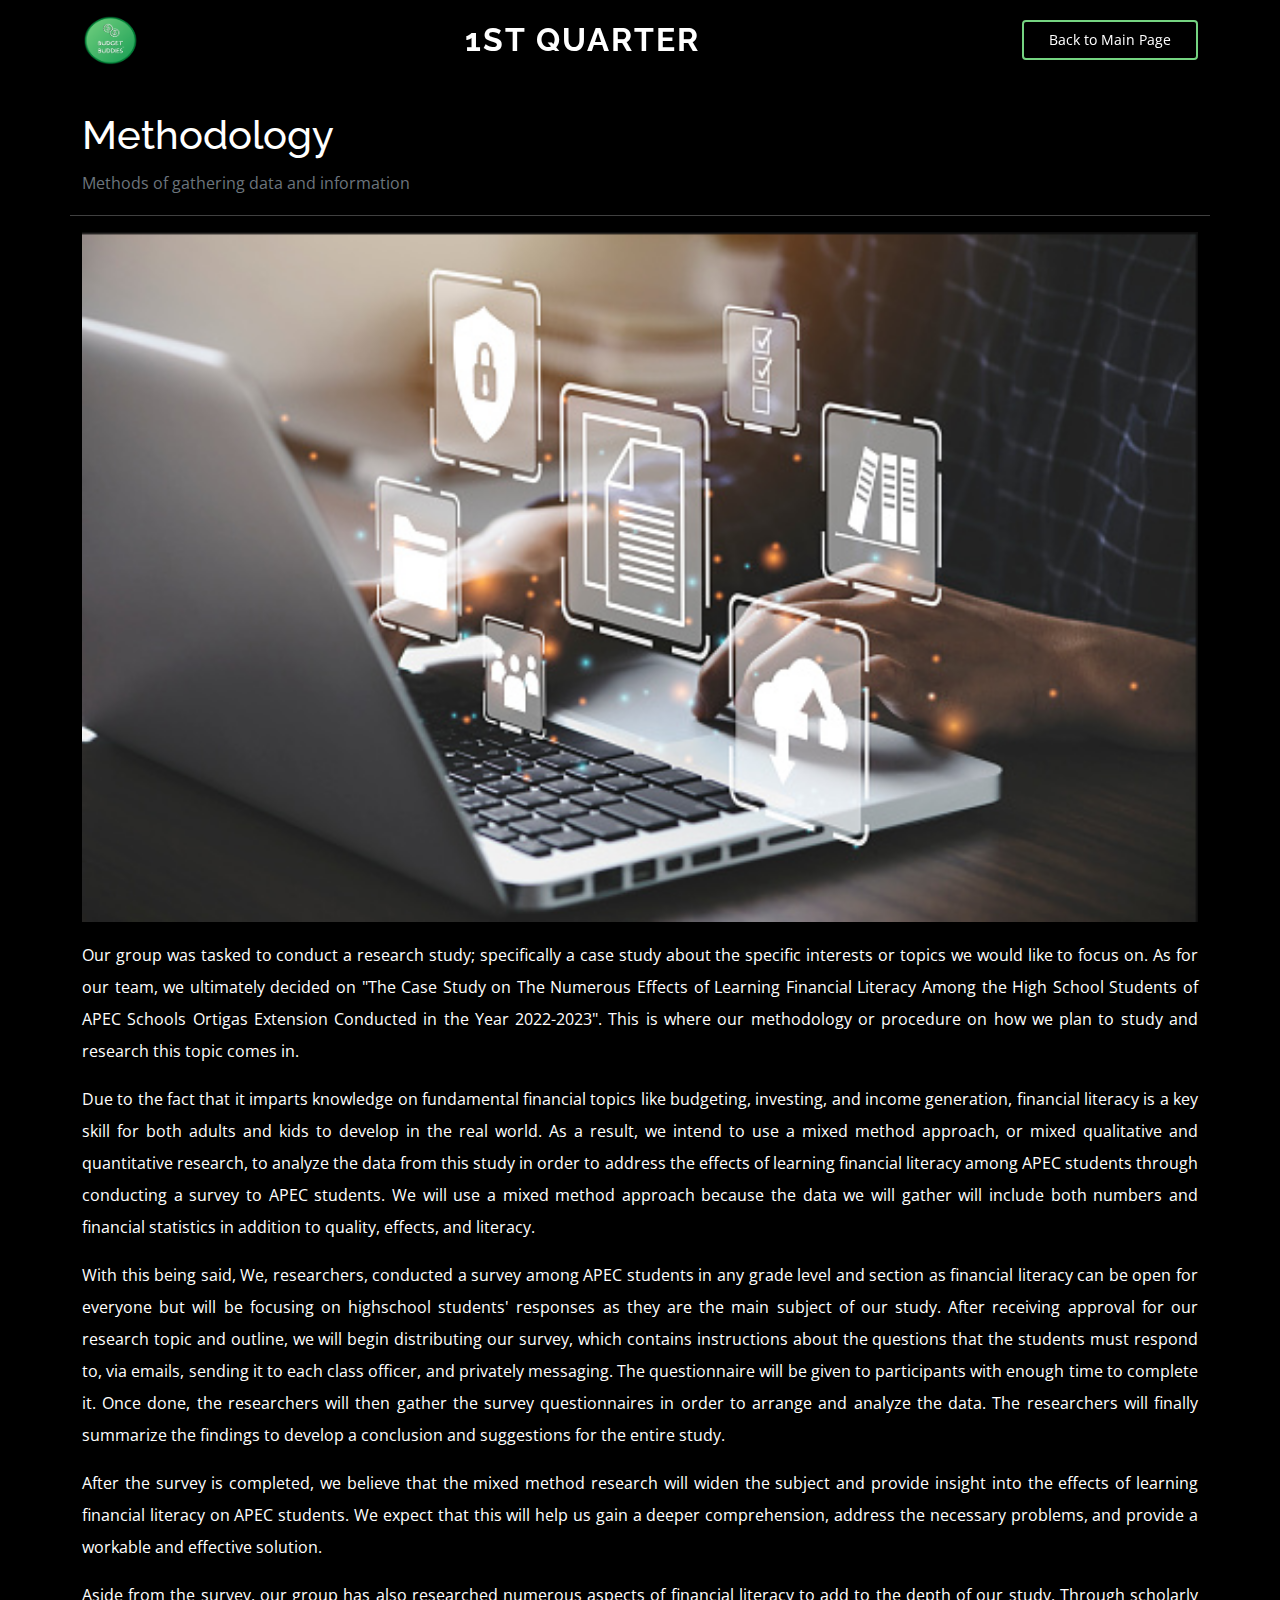
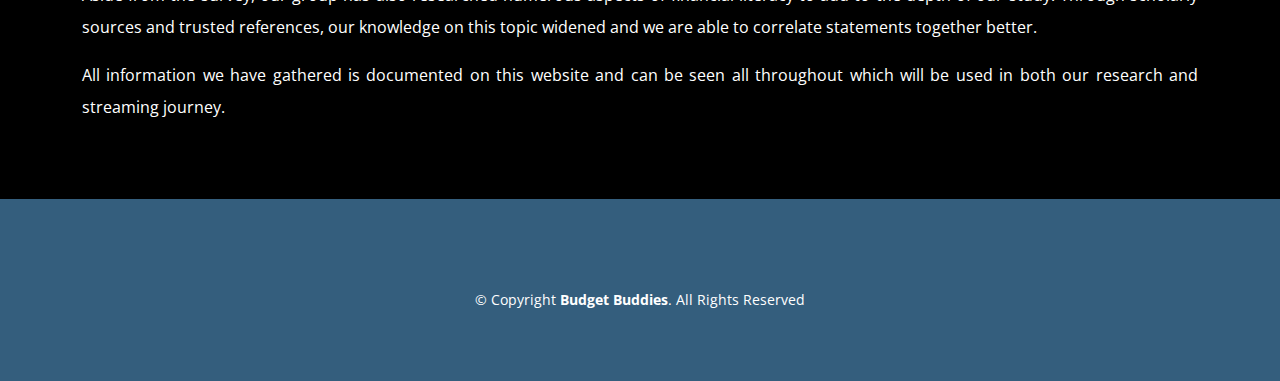
<file: portfolio-details.html>
<head>
    <meta charset="utf-8">
    <meta content="width=device-width, initial-scale=1.0" name="viewport">
  
    <title>Budget Buddies</title>
    <meta content="" name="description">
    <meta content="" name="keywords">
  
    <!-- Favicons -->
    <link href="assets/img/favicon.png" rel="icon">
    <link href="assets/img/apple-touch-icon.png" rel="apple-touch-icon">
  
    <!-- Google Fonts -->
    <link href="https://fonts.googleapis.com/css?family=Open+Sans:300,300i,400,400i,600,600i,700,700i|Raleway:300,300i,400,400i,500,500i,600,600i,700,700i|Poppins:300,300i,400,400i,500,500i,600,600i,700,700i" rel="stylesheet">
  
    <!-- Vendor CSS Files -->
    <link href="assets/vendor/aos/aos.css" rel="stylesheet">
    <link href="assets/vendor/bootstrap/css/bootstrap.min.css" rel="stylesheet">
    <link href="assets/vendor/bootstrap-icons/bootstrap-icons.css" rel="stylesheet">
    <link href="assets/vendor/boxicons/css/boxicons.min.css" rel="stylesheet">
    <link href="assets/vendor/glightbox/css/glightbox.min.css" rel="stylesheet">
    <link href="assets/vendor/remixicon/remixicon.css" rel="stylesheet">
    <link href="assets/vendor/swiper/swiper-bundle.min.css" rel="stylesheet">
  
    <!-- Main CSS File -->
    <link href="assets/css/style.css" rel="stylesheet">
  
  </head>
  <style>
  
  p {
    line-height: 2;
    text-align: justify;
  }
  
  </style>
  <body>

 <!-- ======= Header ======= -->
 <header id="header" class="fixed-top">
  <div class="container d-flex align-items-center justify-content-lg-between">
    <img src="assets/img/Enhanced Green Budget Buddies Logo.png" style="float:left; width:60px; height:50px;" margin-left:50px;>
    <h1 class="logo me-auto me-lg-0" style="color:white">1st Quarter<span></span></a></h1>
    <!-- Uncomment below if you prefer to use an image logo -->
    <!-- <a href="index.html" class="logo me-auto me-lg-0"><img src="assets/img/Enhanced Green Budget Buddies Logo.png" alt="" class="img-fluid"></a>-->

    <a href="index.html" class="get-started-btn scrollto">Back to Main Page</a>

  </div>
</header><!-- End Header -->

    <main id="main">
  
      <!-- ======= Portfolio Details Section ======= -->
      <section id="portfolio-details" class="portfolio-details" style="background-color:black; color:white;">
        <div class="container">
  
          <div class="row gy-4;">
            <hr style="color:black"><hr style="color:black"><hr style="color:black">
            <h1>Methodology</h1>
                              <p class="item-intro text-muted" style="color:white">Methods of gathering data and information</p>
                              <hr style="color:white;">
                              <img class="img-responsive" src="assets/img/materials/methodology.png" alt="">
                              <br><hr style="color:black;">
                              <p>Our group was tasked to conduct a research study; specifically a case study about the specific interests or topics we would like to focus on. As for our team, we ultimately decided on "The Case Study on The Numerous Effects of Learning Financial Literacy Among the High School Students of APEC Schools Ortigas Extension Conducted in the Year 2022-2023". This is where our methodology or procedure on how we plan to study and research this topic comes in.
                              </p>
                              <p>Due to the fact that it imparts knowledge on fundamental financial topics like budgeting, investing, and income generation, financial literacy is a key skill for both adults and kids to develop in the real world. As a result, we intend to use a mixed method approach, or mixed qualitative and quantitative research, to analyze the data from this study in order to address the effects of learning financial literacy among APEC students through conducting a survey to APEC students. We will use a mixed method approach because the data we will gather will include both numbers and financial statistics in addition to quality, effects, and literacy.</p>
                            <p>With this being said, We, researchers, conducted a survey among APEC students in any grade level and section as financial literacy can be open for everyone but will be focusing on highschool students' responses as they are the main subject of our study. After receiving approval for our research topic and outline, we will begin distributing our survey, which contains instructions about the questions that the students must respond to, via emails, sending it to each class officer, and privately messaging. The questionnaire will be given to participants with enough time to complete it. Once done, the researchers will then gather the survey questionnaires in order to arrange and analyze the data. The researchers will finally summarize the findings to develop a conclusion and suggestions for the entire study.</p>
                            <p>After the survey is completed, we believe that the mixed method research will widen the subject and provide insight into the effects of learning financial literacy on APEC students. We expect that this will help us gain a deeper comprehension, address the necessary problems, and provide a workable and effective solution.</p>
  <p>Aside from the survey, our group has also researched numerous aspects of financial literacy to add to the depth of our study. Through scholarly sources and trusted references, our knowledge on this topic widened and we are able to correlate statements together better.</p>
<p>All information we have gathered is documented on this website and can be seen all throughout which will be used in both our research and streaming journey.</p>    
</div>
        </div>
      </section><!-- End Portfolio Details Section -->
  
    </main><!-- End #main -->
  
   <!-- ======= Footer ======= -->
   <footer id="footer">
    <div class="footer-top">
      <div class="copyright">
        &copy; Copyright <strong><span>Budget Buddies</span></strong>. All Rights Reserved
      </div>
      <div class="credits">
        <!-- All the links in the footer should remain intact. -->
     </div>
    </div>
  </footer><!-- End Footer -->
  
  <div id="preloader"></div>
  <a href="#" class="back-to-top d-flex align-items-center justify-content-center"><i class="bi bi-arrow-up-short"></i></a>
  
  <!-- Vendor JS Files -->
  <script src="assets/vendor/purecounter/purecounter_vanilla.js"></script>
  <script src="assets/vendor/aos/aos.js"></script>
  <script src="assets/vendor/bootstrap/js/bootstrap.bundle.min.js"></script>
  <script src="assets/vendor/glightbox/js/glightbox.min.js"></script>
  <script src="assets/vendor/isotope-layout/isotope.pkgd.min.js"></script>
  <script src="assets/vendor/swiper/swiper-bundle.min.js"></script>
  <script src="assets/vendor/php-email-form/validate.js"></script>
  
  <!-- Main JS File -->
  <script src="assets/js/main.js"></script>
  
  </body>
  
  </html>
</file>
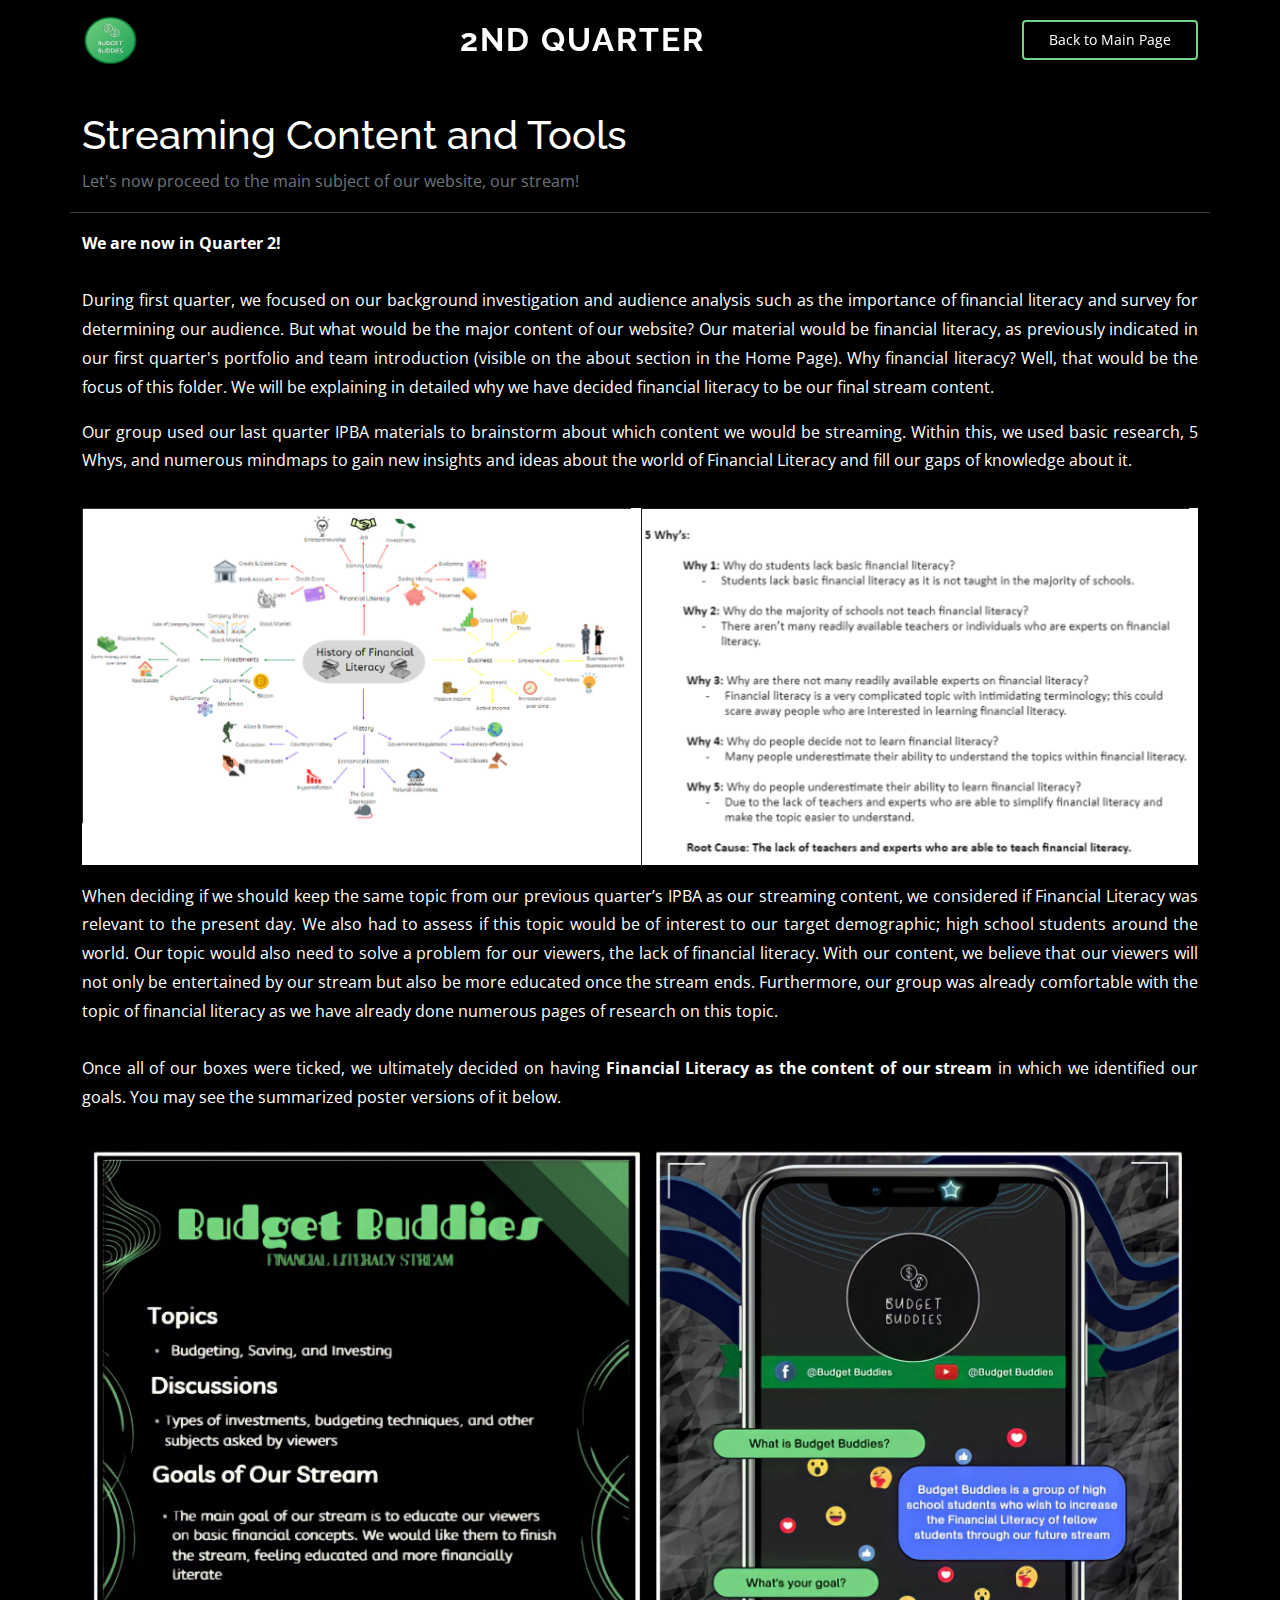
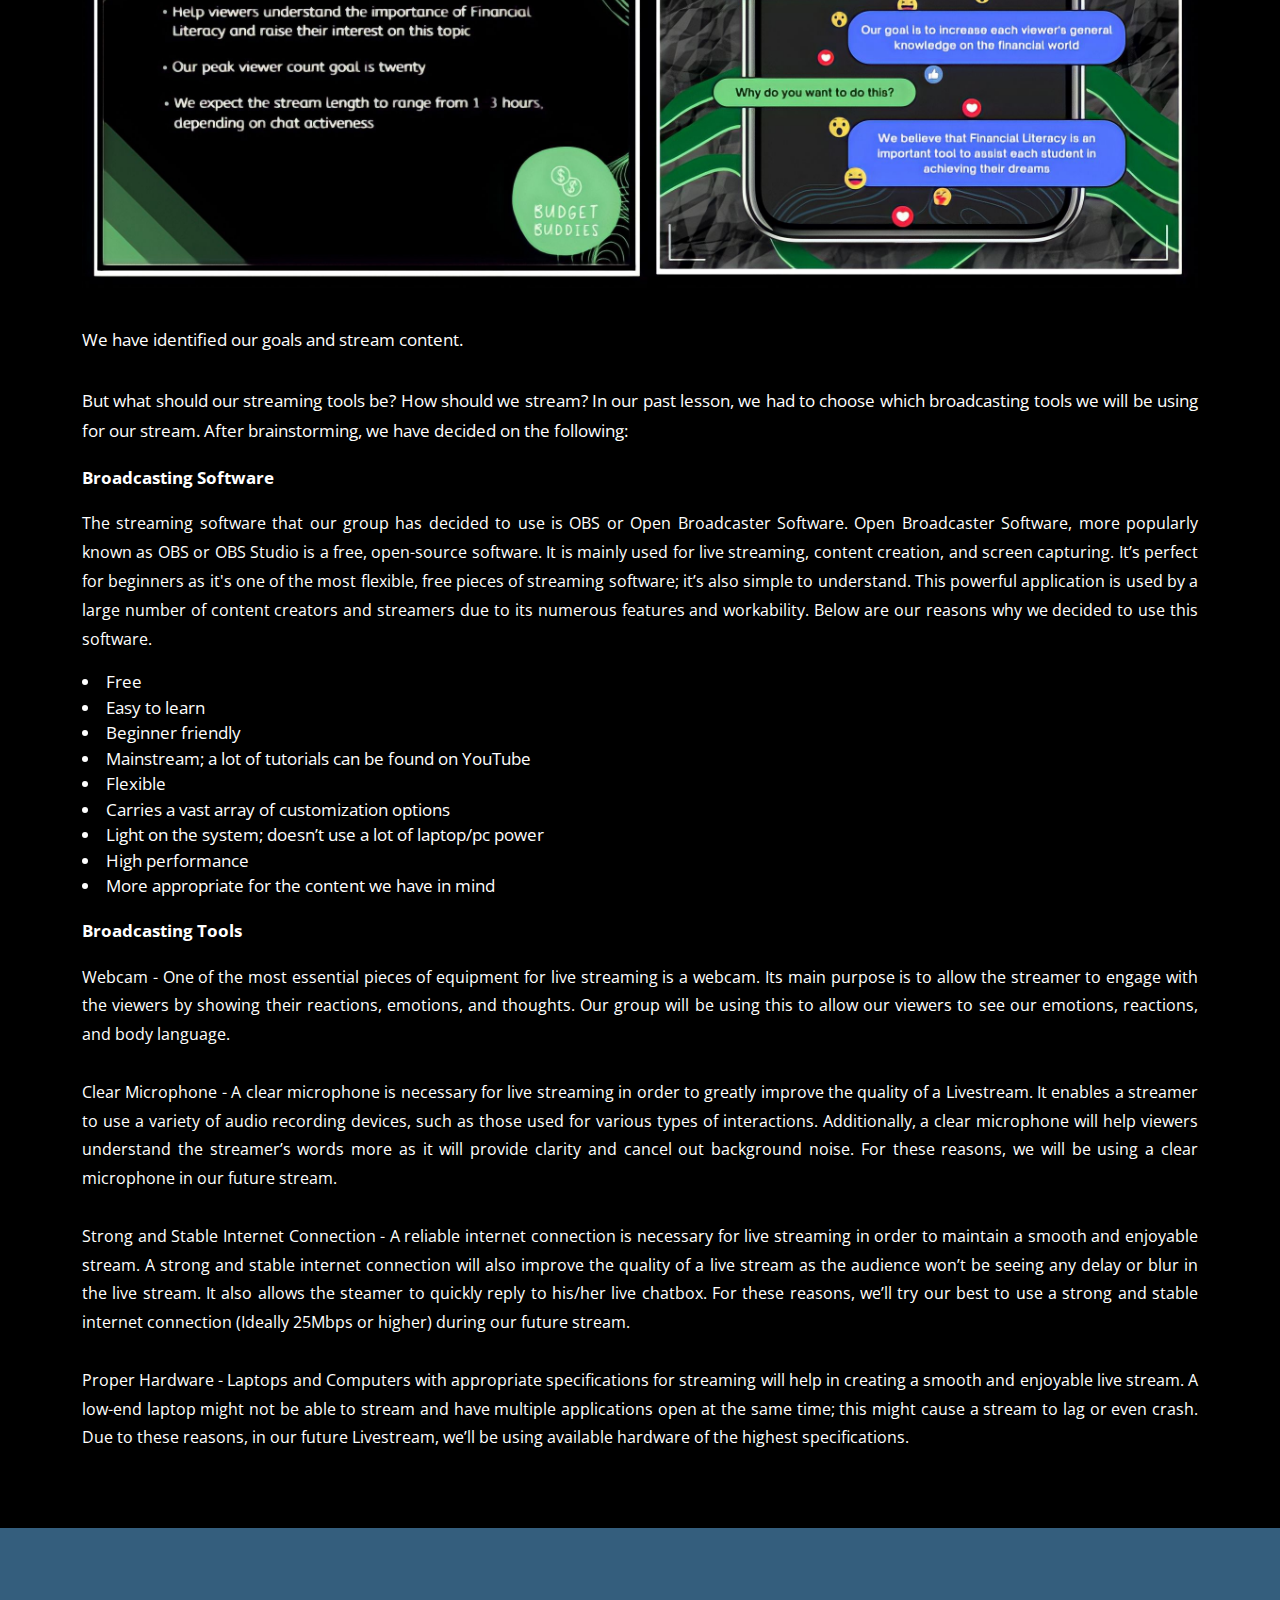
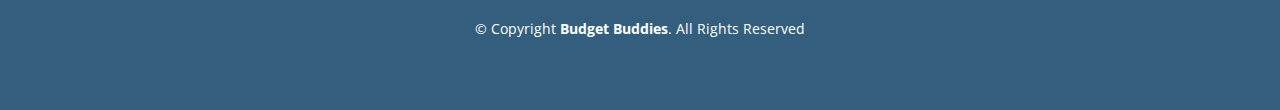
<file: portfolio-details3.html>
<style>
    * {
      box-sizing: border-box;
    }
    
    .column {
      float: left;
      width: 50%;
      padding: 5px;
    }
    
    /* Clearfix (clear floats) */
    .row::after {
      content: "";
      clear: both;
      display: table;
    }

    p {
    line-height: 1.8;
    text-align: justify;
  }
  
    </style>

  <head>
    <meta charset="utf-8">
    <meta content="width=device-width, initial-scale=1.0" name="viewport">
  
    <title>Budget Buddies</title>
    <meta content="" name="description">
    <meta content="" name="keywords">
  
    <!-- Favicons -->
    <link href="assets/img/favicon.png" rel="icon">
    <link href="assets/img/apple-touch-icon.png" rel="apple-touch-icon">
  
    <!-- Google Fonts -->
    <link href="https://fonts.googleapis.com/css?family=Open+Sans:300,300i,400,400i,600,600i,700,700i|Raleway:300,300i,400,400i,500,500i,600,600i,700,700i|Poppins:300,300i,400,400i,500,500i,600,600i,700,700i" rel="stylesheet">
  
    <!-- Vendor CSS Files -->
    <link href="assets/vendor/aos/aos.css" rel="stylesheet">
    <link href="assets/vendor/bootstrap/css/bootstrap.min.css" rel="stylesheet">
    <link href="assets/vendor/bootstrap-icons/bootstrap-icons.css" rel="stylesheet">
    <link href="assets/vendor/boxicons/css/boxicons.min.css" rel="stylesheet">
    <link href="assets/vendor/glightbox/css/glightbox.min.css" rel="stylesheet">
    <link href="assets/vendor/remixicon/remixicon.css" rel="stylesheet">
    <link href="assets/vendor/swiper/swiper-bundle.min.css" rel="stylesheet">
  
    <!-- Main CSS File -->
    <link href="assets/css/style.css" rel="stylesheet">
  
  </head>
  
  <body>

 <!-- ======= Header ======= -->
 <header id="header" class="fixed-top ">
  <div class="container d-flex align-items-center justify-content-lg-between">
    <img src="assets/img/Enhanced Green Budget Buddies Logo.png" style="float:left; width:60px; height:50px;" margin-left:50px;>
    <h1 class="logo me-auto me-lg-0" style="color:white">2nd Quarter<span></span></a></h1>
    <!-- Uncomment below if you prefer to use an image logo -->
    <!-- <a href="index.html" class="logo me-auto me-lg-0"><img src="assets/img/Enhanced Green Budget Buddies Logo.png" alt="" class="img-fluid"></a>-->

    <a href="index.html" class="get-started-btn scrollto">Back to Main Page</a>

  </div>
</header><!-- End Header -->

    <main id="main">

  
      <!-- ======= Portfolio Details Section ======= -->
      <section id="portfolio-details" class="portfolio-details" style="background-color:black; color:white;">
        <div class="container">
  
          <div class="row gy-4;">
            <hr style="color:black"><hr style="color:black"><hr style="color:black">
            <h1>Streaming Content and Tools</h1>
            <p class="item-intro text-muted">Let's now proceed to the main subject of our website, our stream!</p>
            <hr style="color:white;">
            <p><b>We are now in Quarter 2!</b><br><br>During first quarter, we focused on our background investigation and audience analysis such as the importance of financial literacy and survey for determining our audience. But what would be the major content of our website? Our material would be financial literacy, as previously indicated in our first quarter's portfolio and team introduction (visible on the about section in the Home Page). Why financial literacy? Well, that would be the focus of this folder. We will be explaining in detailed why we have decided financial literacy to be our final stream content.</p>
            <p>Our group used our last quarter IPBA materials to brainstorm about which content we would be streaming. Within this, we used basic research, 5 Whys, and numerous mindmaps to gain new insights and ideas about the world of Financial Literacy and fill our gaps of knowledge about it.</p>
            <hr style="color:black;">
            <img src="assets/img/mindwhy.png" style="width:100%;">    
              <hr style="color:black;">
              <p>When deciding if we should keep the same topic from our previous quarter’s IPBA as our streaming content, we considered if Financial Literacy was relevant to the present day. We also had to assess if this topic would be of interest to our target demographic; high school students around the world. Our topic would also need to solve a problem for our viewers, the lack of financial literacy. With our content, we believe that our viewers will not only be entertained by our stream but also be more educated once the stream ends. Furthermore, our group was already comfortable with the topic of financial literacy as we have already done numerous pages of research on this topic. 
                <br><br>Once all of our boxes were ticked, we ultimately decided on having <b>Financial Literacy as the content of our stream</b> in which we identified our goals. You may see the summarized poster versions of it below. </p>
                <hr style="color:black;">
                <img src="assets/img/posters.JPG" style="width:100%">
                  <h4 style="color:black;">...</h4>
                  <p style="font-size:17px">We have identified our goals and stream content.<br><br>But what should our streaming tools be? How should we stream? In our past lesson, we had to choose which broadcasting tools we will be using for our stream. After brainstorming, we have decided on the following:</p>
            <p style="font-size:17px"><b>Broadcasting Software</b></p>
           <p>The streaming software that our group has decided to use is OBS or Open Broadcaster Software. Open Broadcaster Software, more popularly known as OBS or OBS Studio is a free, open-source software. It is mainly used for live streaming, content creation, and screen capturing. It’s perfect for beginners as it's one of the most flexible, free pieces of streaming software; it’s also simple to understand. This powerful application is used by a large number of content creators and streamers due to its numerous features and workability.
            Below are our reasons why we decided to use this software.</p>
            <li style="font-size:17px">Free</li>
            <li style="font-size:17px">Easy to learn</li>
            <li style="font-size:17px">Beginner friendly</li>
            <li style="font-size:17px">Mainstream; a lot of tutorials can be found on YouTube</li>
            <li style="font-size:17px">Flexible</li>
            <li style="font-size:17px">Carries a vast array of customization options</li>
            <li style="font-size:17px">Light on the system; doesn’t use a lot of laptop/pc power</li>
            <li style="font-size:17px">High performance</li>
            <li style="font-size:17px">More appropriate for the content we have in mind</li>
            <br> <hr style="color:black;">
            <p style="font-size:17px"><b>Broadcasting Tools</b></p>
            <p>Webcam - One of the most essential pieces of equipment for live streaming is a webcam. Its main purpose is to allow the streamer to engage with the viewers by showing their reactions, emotions, and thoughts.  Our group will be using this to allow our viewers to see our emotions, reactions, and body language.
              <br><br>
              Clear Microphone - A clear microphone is necessary for live streaming in order to greatly improve the quality of a Livestream. It enables a streamer to use a variety of audio recording devices, such as those used for various types of interactions. Additionally, a clear microphone will help viewers understand the streamer’s words more as it will provide clarity and cancel out background noise. For these reasons, we will be using a clear microphone in our future stream.
              <br><br>
              Strong and Stable Internet Connection - A reliable internet connection is necessary for live streaming in order to maintain a smooth and enjoyable stream. A strong and stable internet connection will also improve the quality of a live stream as the audience won’t be seeing any delay or blur in the live stream. It also allows the steamer to quickly reply to his/her live chatbox. For these reasons, we’ll try our best to use a strong and stable internet connection (Ideally 25Mbps or higher) during our future stream.
              <br><br>
              Proper Hardware - Laptops and Computers with appropriate specifications for streaming will help in creating a smooth and enjoyable live stream. A low-end laptop might not be able to stream and have multiple applications open at the same time; this might cause a stream to lag or even crash. Due to these reasons, in our future Livestream, we’ll be using available hardware of the highest specifications.
              </p>
        </div>
      </section><!-- End Portfolio Details Section -->
  
    </main><!-- End #main -->
  
   <!-- ======= Footer ======= -->
   <footer id="footer">
    <div class="footer-top">
      <div class="copyright">
        &copy; Copyright <strong><span>Budget Buddies</span></strong>. All Rights Reserved
      </div>
      <div class="credits">
        <!-- All the links in the footer should remain intact. --></div>
    </div>
  </footer><!-- End Footer -->
  
  <div id="preloader"></div>
  <a href="#" class="back-to-top d-flex align-items-center justify-content-center"><i class="bi bi-arrow-up-short"></i></a>
  
  <!-- Vendor JS Files -->
  <script src="assets/vendor/purecounter/purecounter_vanilla.js"></script>
  <script src="assets/vendor/aos/aos.js"></script>
  <script src="assets/vendor/bootstrap/js/bootstrap.bundle.min.js"></script>
  <script src="assets/vendor/glightbox/js/glightbox.min.js"></script>
  <script src="assets/vendor/isotope-layout/isotope.pkgd.min.js"></script>
  <script src="assets/vendor/swiper/swiper-bundle.min.js"></script>
  <script src="assets/vendor/php-email-form/validate.js"></script>
  
  <!-- Main JS File -->
  <script src="assets/js/main.js"></script>
  
  </body>
  
  </html>
</file>
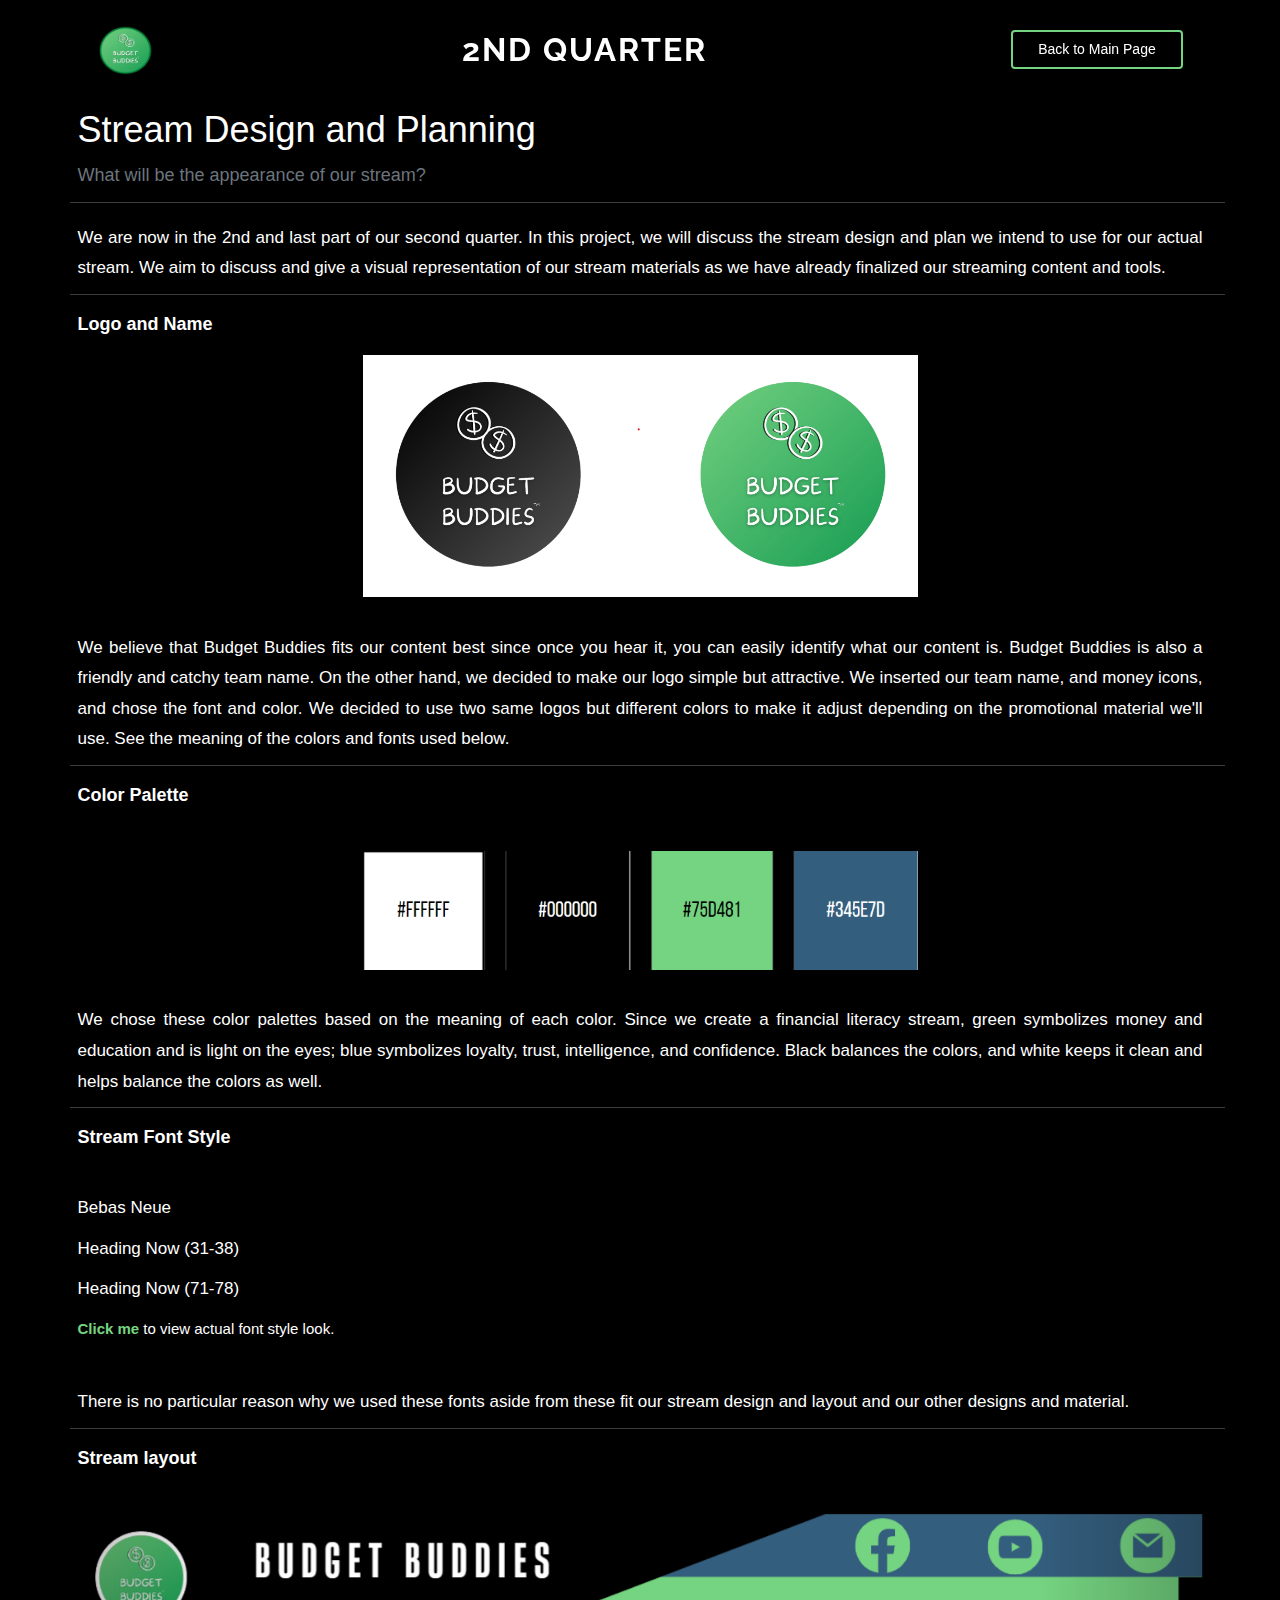
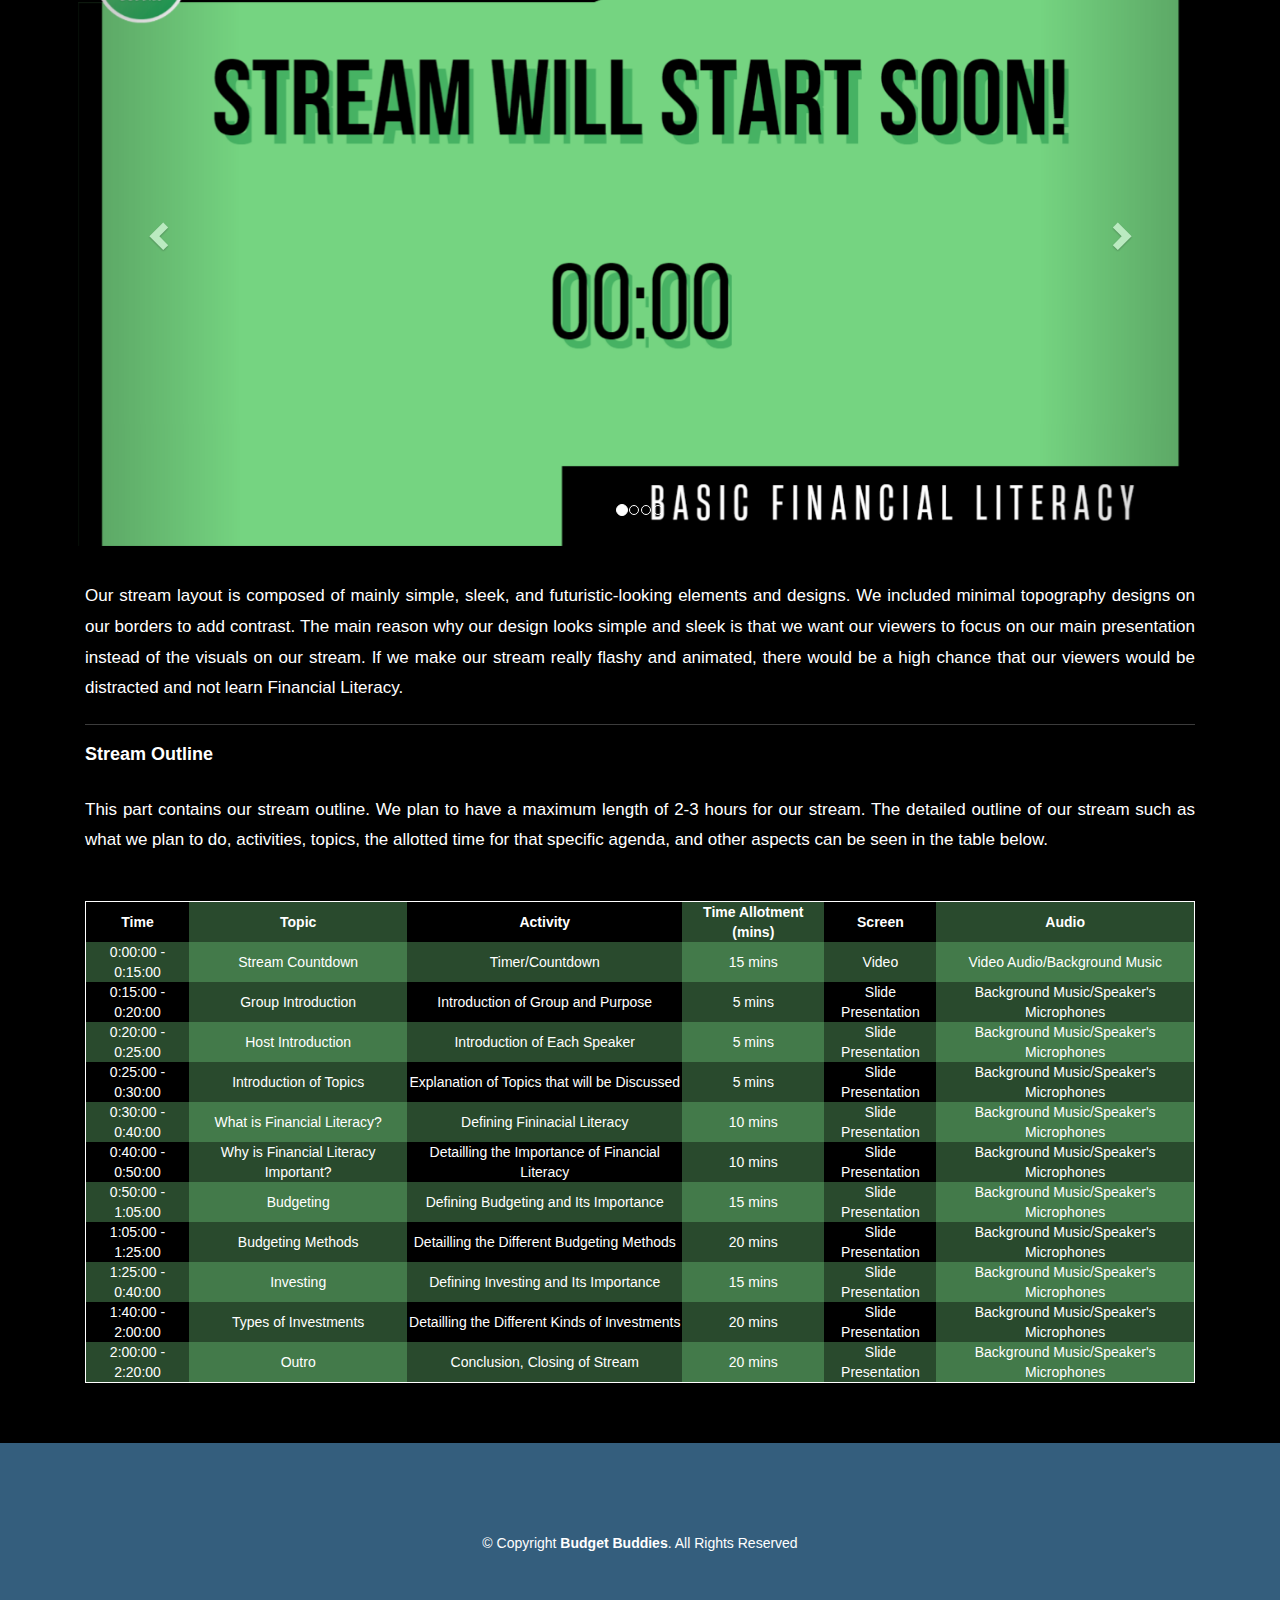
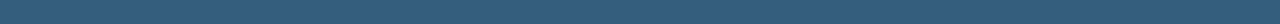
<file: portfolio-details4.html>
<!DOCTYPE html>
  <html lang="en">
    <meta charset="utf-8">
  <meta name="viewport" content="width=device-width, initial-scale=1">
  <link rel="stylesheet" href="https://maxcdn.bootstrapcdn.com/bootstrap/3.4.1/css/bootstrap.min.css">
  <script src="https://ajax.googleapis.com/ajax/libs/jquery/3.6.1/jquery.min.js"></script>
  <script src="https://maxcdn.bootstrapcdn.com/bootstrap/3.4.1/js/bootstrap.min.js"></script>
    <style>
p {
    line-height: 1.8;
    text-align: justify;
  }

.center {
  display: block;
  margin-left: auto;
  margin-right: auto;
  width: 50%;
}

.clearfix::after {
  content: "";
  clear: both;
  display: table;
}

table, th, td {
  border: 1px solid white ;
}

tr:nth-child(even) {
background-color: rgba(117,	212,	129, 0.35);
}

th:nth-child(even), td:nth-child(even) {
background-color: rgba(117,	212,	129, 0.35);
}


/* Fading animation */
.fade {
  animation-name: fade;
  animation-duration: 1.5s;
}

     </style>
  <head>
    <meta charset="utf-8">
    <meta content="width=device-width, initial-scale=1.0" name="viewport">
  
    <title>Budget Buddies</title>
    <meta content="" name="description">
    <meta content="" name="keywords">
  
    <!-- Favicons -->
    <link href="assets/img/favicon.png" rel="icon">
    <link href="assets/img/apple-touch-icon.png" rel="apple-touch-icon">
  
    <!-- Google Fonts -->
    <link href="https://fonts.googleapis.com/css?family=Open+Sans:300,300i,400,400i,600,600i,700,700i|Raleway:300,300i,400,400i,500,500i,600,600i,700,700i|Poppins:300,300i,400,400i,500,500i,600,600i,700,700i" rel="stylesheet">
  
    <!-- Vendor CSS Files -->
    <link href="assets/vendor/aos/aos.css" rel="stylesheet">
    <link href="assets/vendor/bootstrap/css/bootstrap.min.css" rel="stylesheet">
    <link href="assets/vendor/bootstrap-icons/bootstrap-icons.css" rel="stylesheet">
    <link href="assets/vendor/boxicons/css/boxicons.min.css" rel="stylesheet">
    <link href="assets/vendor/glightbox/css/glightbox.min.css" rel="stylesheet">
    <link href="assets/vendor/remixicon/remixicon.css" rel="stylesheet">
    <link href="assets/vendor/swiper/swiper-bundle.min.css" rel="stylesheet">
  
    <!-- Main CSS File -->
    <link href="assets/css/style.css" rel="stylesheet">
  
  </head>
  <body>

<!-- ======= Header ======= -->
<header id="header" class="fixed-top ">
  <div class="container d-flex align-items-center justify-content-lg-between">
    <img src="assets/img/Enhanced Green Budget Buddies Logo.png" style="float:left; width:60px; height:50px;" margin-left:50px;>
    <h1 style="color:black">............................</h1>
    <h1 class="logo me-auto me-lg-0" style="color:white; font-family:raleway;">2nd Quarter<span></span></a></h1>
    <!-- Uncomment below if you prefer to use an image logo -->
    <!-- <a href="index.html" class="logo me-auto me-lg-0"><img src="assets/img/Enhanced Green Budget Buddies Logo.png" alt="" class="img-fluid"></a>-->
    <h1 style="color:black">............................</h1>
    <a href="index.html" class="get-started-btn scrollto">Back to Main Page</a>

  </div>
</header><!-- End Header -->
  
    <main id="main">
  
      <!-- ======= Portfolio Details Section ======= -->
      <section id="portfolio-details" class="portfolio-details" style="background-color:black; color:white;">
        <div class="container">
  
          <div class="row gy-4;">
            <h1 style="color:black">...</h1>
            <h1>Stream Design and Planning</h1>
            <p class="item-intro text-muted" style="font-size:large">What will be the appearance of our stream?</p>
            <hr style="color:black;">
      <p style="font-size:17px">We are now in the 2nd and last part of our second quarter. In this project, we will discuss the stream design and plan we intend to use for our actual stream. We aim to discuss and give a visual representation of our stream materials as we have already finalized our streaming content and tools.
      </p>
     <hr style="color:black">
      <h4><b>Logo and Name</b></h4>
     <br><br>
      <img src="assets/img/materials/logo collage.png" style="width:50%; height:50%" class="center">
      <p style="color: black;">...</p><p style="font-size:17px">We believe that Budget Buddies fits our content best since once you hear it, you can easily identify what our content is. Budget Buddies is also a friendly and catchy team name. On the other hand, we decided to make our logo simple but attractive. We inserted our team name, and money icons, and chose the font and color. We decided to use two same logos but different colors to make it adjust depending on the promotional material we'll use. See the meaning of the colors and fonts used below.
      </p>
      <hr style="color:white">
      <h4><b>Color Palette</b></h4>
      <p style="color: black;">...</p>
      <img src="assets/img/materials/color palette.png" style="width:50%; height:50%" class="center">
      <p style="color: black;">...</p>
      <p style="font-size:17px">We chose these color palettes based on the meaning of each color. Since we create a financial literacy stream, green symbolizes money and education and is light on the eyes; blue symbolizes loyalty, trust, intelligence, and confidence. Black balances the colors, and white keeps it clean and helps balance the colors as well.
      </p>
      <hr style="color:white">
      <h4><b>Stream Font Style</b></h4>
      <p style="color: black;">...</p>
<p style="font-size:17px;">Bebas Neue</p>
<p style="font-size:17px;">Heading Now (31-38)</p>
<p style="font-size:17px;">Heading Now (71-78)</p>
      <p style="font-size:15px;"><a style="color:#75d481" href="assets/img/materials/font style.png"><b>Click me</b></a> to view actual font style look.</p>
      <p style="color: black;">...</p>
      <p style="font-size:17px">There is no particular reason why we used these fonts aside from these fit our stream design and layout and our other designs and material.</p>
      <hr style="color:white">
      <h4><b>Stream layout</b></h4>
      <p style="color: black;">...</p>

          <div id="myCarousel" class="carousel slide" data-ride="carousel">
            <!-- Indicators -->
            <ol class="carousel-indicators">
              <li data-target="#myCarousel" data-slide-to="0" class="active"></li>
              <li data-target="#myCarousel" data-slide-to="1"></li>
              <li data-target="#myCarousel" data-slide-to="2"></li>
              <li data-target="#myCarousel" data-slide-to="3"></li>
            </ol>
        
            <!-- Wrapper for slides -->
            <div class="carousel-inner">
        
              <div class="item active">
                <img src="assets/img/Screenshot (406).png" alt="Los Angeles" style="width:100%;">
                <div class="carousel-caption">
                </div>
              </div>
        
              <div class="item">
                <img src="assets/img/Screenshot (407).png" alt="Chicago" style="width:100%;">
                <div class="carousel-caption">
                  </div>
              </div>
            
              <div class="item">
                <img src="assets/img/Screenshot (408).png" alt="New York" style="width:100%;">
                <div class="carousel-caption">
                </div>
              </div>

              <div class="item">
                <img src="assets/img/Screenshot (409).png" alt="New York" style="width:100%;">
                <div class="carousel-caption">
                </div>
              </div>
          
            </div>
        
            <!-- Left and right controls -->
            <a class="left carousel-control" href="#myCarousel" data-slide="prev">
              <span class="glyphicon glyphicon-chevron-left"></span>
              <span class="sr-only">Previous</span>
            </a>
            <a class="right carousel-control" href="#myCarousel" data-slide="next">
              <span class="glyphicon glyphicon-chevron-right"></span>
              <span class="sr-only">Next</span>
            </a>
          </div>
        </div>
        <p style="color: black;">...</p>
      <p style="font-size:17px">Our stream layout is composed of mainly simple, sleek, and futuristic-looking elements and designs. We included minimal topography designs on our borders to add contrast. The main reason why our design looks simple and sleek is that we want our viewers to focus on our main presentation instead of the visuals on our stream. If we make our stream really flashy and animated, there would be a high chance that our viewers would be distracted and not learn Financial Literacy. 
      </p>
      <hr style="color:white">
      <h4><b>Stream Outline</b></h4>
      <br>
      <p style="font-size:17px">This part contains our stream outline. We plan to have a maximum length of 2-3 hours for our stream. The detailed outline of our stream such as what we plan to do, activities, topics, the allotted time for that specific agenda, and other aspects can be seen in the table below.
      </p>
      <p style="color: black;">...</p>
      <table style="width:100%; text-align:center; border-style:white">
        <tr style="text-align:center">
          <th style="text-align:center">Time</th>
          <th style="text-align:center">Topic</th>
          <th style="text-align:center">Activity</th>
          <th style="text-align:center">Time Allotment (mins)</th>
          <th style="text-align:center">Screen</th>
          <th style="text-align:center">Audio</th>
        </tr>
        <tr>
          <td>0:00:00 - 0:15:00</td>
          <td>Stream Countdown</td>
          <td>Timer/Countdown</td>
          <td>15 mins</td>
          <td>Video</td>
          <td>Video Audio/Background Music</td>
        </tr>
          <tr>
          <td>0:15:00 - 0:20:00</td>
          <td>Group Introduction</td>
          <td>Introduction of Group and Purpose</td>
          <td>5 mins</td>
          <td>Slide Presentation</td>
          <td>Background Music/Speaker's Microphones</td>
        </tr>
        <tr>
          <td>0:20:00 - 0:25:00</td>
          <td>Host Introduction</td>
          <td>Introduction of Each Speaker</td>
          <td>5 mins</td>
          <td>Slide Presentation</td>
          <td>Background Music/Speaker's Microphones</td>
        </tr><tr>
          <td>0:25:00 - 0:30:00</td>
          <td>Introduction of Topics</td>
          <td>Explanation of Topics that will be Discussed</td>
          <td>5 mins</td>
          <td>Slide Presentation</td>
          <td>Background Music/Speaker's Microphones</td>
        </tr><tr>
          <td>0:30:00 - 0:40:00</td>
          <td>What is Financial Literacy?</td>
          <td>Defining Fininacial Literacy</td>
          <td>10 mins</td>
          <td>Slide Presentation</td>
          <td>Background Music/Speaker's Microphones</td>
        </tr><tr>
          <td>0:40:00 - 0:50:00</td>
          <td>Why is Financial Literacy Important?</td>
          <td>Detailling the Importance of Financial Literacy</td>
          <td>10 mins</td>
          <td>Slide Presentation</td>
          <td>Background Music/Speaker's Microphones</td>
        </tr><tr>
          <td>0:50:00 - 1:05:00</td>
          <td>Budgeting</td>
          <td>Defining Budgeting and Its Importance</td>
          <td>15 mins</td>
          <td>Slide Presentation</td>
          <td>Background Music/Speaker's Microphones</td>
        </tr><tr>
          <td>1:05:00 - 1:25:00</td>
          <td>Budgeting Methods</td>
          <td>Detailling the Different Budgeting Methods</td>
          <td>20 mins</td>
          <td>Slide Presentation</td>
          <td>Background Music/Speaker's Microphones</td>
        </tr><tr>
          <td>1:25:00 - 0:40:00</td>
          <td>Investing</td>
          <td>Defining Investing and Its Importance</td>
          <td>15 mins</td>
          <td>Slide Presentation</td>
          <td>Background Music/Speaker's Microphones</td>
        </tr><tr>
          <td>1:40:00 - 2:00:00</td>
          <td>Types of Investments</td>
          <td>Detailling the Different Kinds of Investments</td>
          <td>20 mins</td>
          <td>Slide Presentation</td>
          <td>Background Music/Speaker's Microphones</td>
        </tr><tr>
          <td>2:00:00 - 2:20:00</td>
          <td>Outro</td>
          <td>Conclusion, Closing of Stream</td>
          <td>20 mins</td>
          <td>Slide Presentation</td>
          <td>Background Music/Speaker's Microphones</td>
        </tr>
      </table>
    </div>
    </section><!-- End Portfolio Details Section -->
  
    </main><!-- End #main -->
  
   <!-- ======= Footer ======= -->
   <footer id="footer">
    <div class="footer-top">
      <div class="copyright">
        &copy; Copyright <strong><span>Budget Buddies</span></strong>. All Rights Reserved
      </div>
      <div class="credits">
        <!-- All the links in the footer should remain intact. --></div>
    </div>
  </footer><!-- End Footer -->
  
  <div id="preloader"></div>
  <a href="#" class="back-to-top d-flex align-items-center justify-content-center"><i class="bi bi-arrow-up-short"></i></a>
  
  <!-- Vendor JS Files -->
  <script src="assets/vendor/purecounter/purecounter_vanilla.js"></script>
  <script src="assets/vendor/aos/aos.js"></script>
  <script src="assets/vendor/bootstrap/js/bootstrap.bundle.min.js"></script>
  <script src="assets/vendor/glightbox/js/glightbox.min.js"></script>
  <script src="assets/vendor/isotope-layout/isotope.pkgd.min.js"></script>
  <script src="assets/vendor/swiper/swiper-bundle.min.js"></script>
  <script src="assets/vendor/php-email-form/validate.js"></script>
  <link rel="stylesheet" href="https://maxcdn.bootstrapcdn.com/bootstrap/3.4.1/css/bootstrap.min.css">

  
  <!-- Main JS File -->
  <script src="assets/js/main.js"></script>
  
  </body>
  
  </html>
</file>
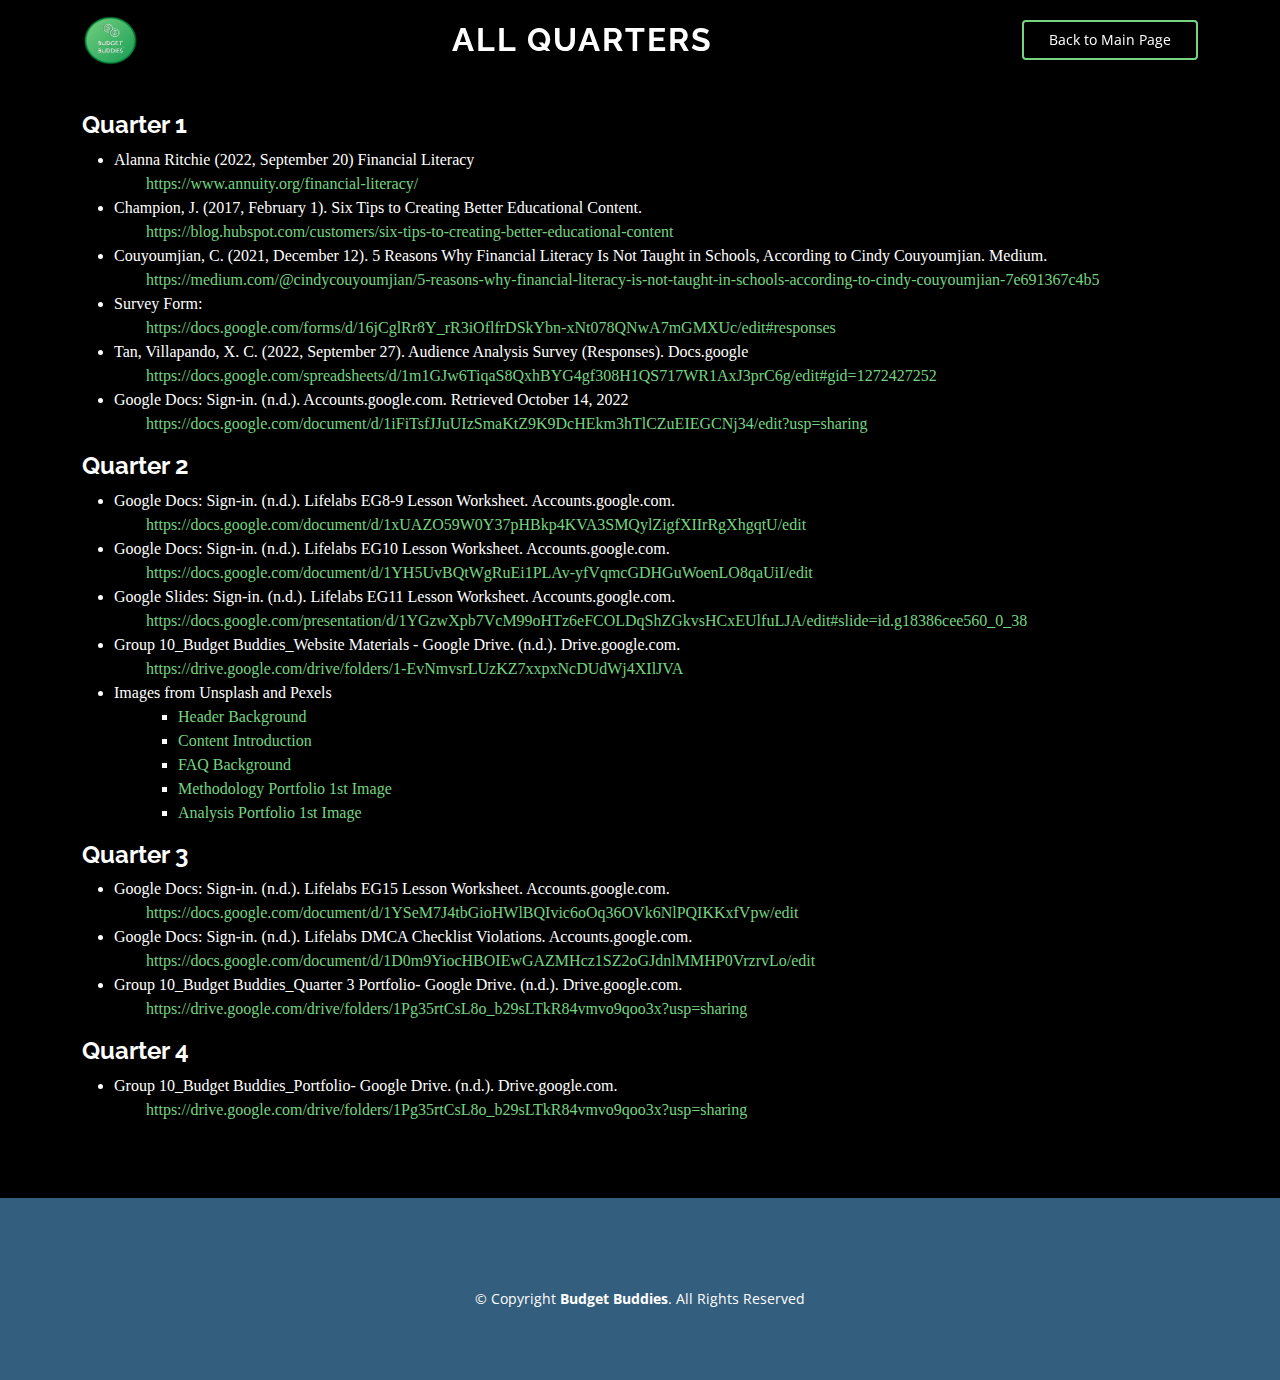
<file: portfolio-details5.html>
<head>
    <meta charset="utf-8">
    <meta content="width=device-width, initial-scale=1.0" name="viewport">
  
    <title>Budget Buddies</title>
    <meta content="" name="description">
    <meta content="" name="keywords">
  
    <!-- Favicons -->
    <link href="assets/img/favicon.png" rel="icon">
    <link href="assets/img/apple-touch-icon.png" rel="apple-touch-icon">
  
    <!-- Google Fonts -->
    <link href="https://fonts.googleapis.com/css?family=Open+Sans:300,300i,400,400i,600,600i,700,700i|Raleway:300,300i,400,400i,500,500i,600,600i,700,700i|Poppins:300,300i,400,400i,500,500i,600,600i,700,700i" rel="stylesheet">
  
    <!-- Vendor CSS Files -->
    <link href="assets/vendor/aos/aos.css" rel="stylesheet">
    <link href="assets/vendor/bootstrap/css/bootstrap.min.css" rel="stylesheet">
    <link href="assets/vendor/bootstrap-icons/bootstrap-icons.css" rel="stylesheet">
    <link href="assets/vendor/boxicons/css/boxicons.min.css" rel="stylesheet">
    <link href="assets/vendor/glightbox/css/glightbox.min.css" rel="stylesheet">
    <link href="assets/vendor/remixicon/remixicon.css" rel="stylesheet">
    <link href="assets/vendor/swiper/swiper-bundle.min.css" rel="stylesheet">
  
    <!-- Main CSS File -->
    <link href="assets/css/style.css" rel="stylesheet">
  
  </head>
  <style>
  p {
    line-height: 1.8;
    text-align: justify;
  }
  </style>
  <body>

  <!-- ======= Header ======= -->
  <header id="header" class="fixed-top ">
    <div class="container d-flex align-items-center justify-content-lg-between">
      <img src="assets/img/Enhanced Green Budget Buddies Logo.png" style="float:left; width:60px; height:50px;" margin-left:50px;>
      <h1 class="logo me-auto me-lg-0" style="color:white">All Quarters<span></span></a></h1>
      <!-- Uncomment below if you prefer to use an image logo -->
      <!-- <a href="index.html" class="logo me-auto me-lg-0"><img src="assets/img/Enhanced Green Budget Buddies Logo.png" alt="" class="img-fluid"></a>-->

      <a href="index.html" class="get-started-btn scrollto">Back to Main Page</a>

    </div>
  </header><!-- End Header -->

    <main id="main">
  
      <!-- ======= Portfolio Details Section ======= -->
      <section id="portfolio-details" class="portfolio-details" style="background-color:black; color:white;">
        <div class="container">
  
          <div class="row gy-4;">
            <hr style="color:black"><hr style="color:black"><hr style="color:black">
                              <h4><b>Quarter 1</b></h4>
                              <article class="sr-sub-text">
                                <ul>
                                  <li style="font-family:calibri;"> Alanna Ritchie (2022, September 20) Financial Literacy
                  <ul>
                                      <a href="https://www.annuity.org/financial-literacy/" target="_blank">https://www.annuity.org/financial-literacy/</a>
                                    </ul>
                                  </li>
                                  <li style="font-family:calibri;">Champion, J. (2017, February 1). Six Tips to Creating Better Educational Content. <ul>
                                      <a href="https://blog.hubspot.com/customers/six-tips-to-creating-better-educational-content"
                                        target="blank">https://blog.hubspot.com/customers/six-tips-to-creating-better-educational-content</a>
                                    </ul>
                                  </li>
                                 <li style="font-family:calibri;">Couyoumjian, C. (2021, December 12). 5 Reasons Why Financial Literacy Is Not Taught in Schools, According to Cindy Couyoumjian. Medium. <ul>
                                      <a href="https://medium.com/@cindycouyoumjian/5-reasons-why-financial-literacy-is-not-taught-in-schools-according-to-cindy-couyoumjian-7e691367c4b5"
                                        target="_blank">https://medium.com/@cindycouyoumjian/5-reasons-why-financial-literacy-is-not-taught-in-schools-according-to-cindy-couyoumjian-7e691367c4b5</a>
                                    </ul>
                                  </li>
                                  <li style="font-family:calibri;">Survey Form:<ul><a href=" https://docs.google.com/forms/d/16jCglRr8Y_rR3iOflfrDSkYbn-xNt078QNwA7mGMXUc/edit#responses" target="_blank"> https://docs.google.com/forms/d/16jCglRr8Y_rR3iOflfrDSkYbn-xNt078QNwA7mGMXUc/edit#responses</a>
                                    </ul>
                                  </li>
                                    <li style="font-family:calibri;">Tan, Villapando, X. C. (2022, September 27). Audience Analysis Survey (Responses). Docs.google <ul>
                                      <a href="https://docs.google.com/spreadsheets/d/1m1GJw6TiqaS8QxhBYG4gf308H1QS717WR1AxJ3prC6g/edit#gid=1272427252"
                                        target="_blank">https://docs.google.com/spreadsheets/d/1m1GJw6TiqaS8QxhBYG4gf308H1QS717WR1AxJ3prC6g/edit#gid=1272427252</a>
                                    </ul>
                                  </li>
                                    <li style="font-family:calibri;">Google Docs: Sign-in. (n.d.). Accounts.google.com. Retrieved October 14, 2022
                  <ul>
                                      <a href="https://docs.google.com/document/d/1iFiTsfJJuUIzSmaKtZ9K9DcHEkm3hTlCZuEIEGCNj34/edit?usp=sharing"
                                        target="_blank">https://docs.google.com/document/d/1iFiTsfJJuUIzSmaKtZ9K9DcHEkm3hTlCZuEIEGCNj34/edit?usp=sharing</a>
                                    </ul>
                                  </li>
                                </article>
                                  <br>
                                  <h4><b>Quarter 2</b></h4>
                                  <article class="sr-sub-text">
                                    <ul>
                                  <li style="font-family:calibri;">Google Docs: Sign-in. (n.d.). Lifelabs EG8-9 Lesson Worksheet. Accounts.google.com. <ul>
                                    <a href="https://docs.google.com/document/d/1xUAZO59W0Y37pHBkp4KVA3SMQylZigfXIIrRgXhgqtU/edit"
                                      target="blank">https://docs.google.com/document/d/1xUAZO59W0Y37pHBkp4KVA3SMQylZigfXIIrRgXhgqtU/edit</a>
                                  </ul>
                                </li>
                                <li style="font-family:calibri;">Google Docs: Sign-in. (n.d.). Lifelabs EG10 Lesson Worksheet. Accounts.google.com.<ul>
                                    <a href="https://docs.google.com/document/d/1YH5UvBQtWgRuEi1PLAv-yfVqmcGDHGuWoenLO8qaUiI/edit"
                                      target="blank">https://docs.google.com/document/d/1YH5UvBQtWgRuEi1PLAv-yfVqmcGDHGuWoenLO8qaUiI/edit</a>
                                  </ul>
                                </li>
                                <li style="font-family:calibri;">Google Slides: Sign-in. (n.d.). Lifelabs EG11 Lesson Worksheet. Accounts.google.com. <ul>
                                    <a href="https://docs.google.com/presentation/d/1YGzwXpb7VcM99oHTz6eFCOLDqShZGkvsHCxEUlfuLJA/edit#slide=id.g18386cee560_0_38"
                                      target="blank">https://docs.google.com/presentation/d/1YGzwXpb7VcM99oHTz6eFCOLDqShZGkvsHCxEUlfuLJA/edit#slide=id.g18386cee560_0_38</a>
                                  </ul>
                                </li>
                                <li style="font-family:calibri;">Group 10_Budget Buddies_Website Materials - Google Drive. (n.d.). Drive.google.com.<ul>
                                    <a href="https://drive.google.com/drive/folders/1-EvNmvsrLUzKZ7xxpxNcDUdWj4XIlJVA"
                                      target="blank">https://drive.google.com/drive/folders/1-EvNmvsrLUzKZ7xxpxNcDUdWj4XIlJVA</a>
                                  </ul>
                                </li>
                                <li style="font-family:calibri;">Images from Unsplash and Pexels<ul>
                                  <ul>
                                  <li><a href="https://images.unsplash.com/photo-1514108225820-2b602873ac36?ixlib=rb-4.0.3&ixid=MnwxMjA3fDB8MHxwaG90by1wYWdlfHx8fGVufDB8fHx8&auto=format&fit=crop&w=1031&q=80"
                                    target="blank">Header Background</a></li>
                                    <li><a href="https://drive.google.com/file/d/1_y66wP8uqGWeUXcny5r_MNOV-QnUyT-E/view"
                                      target="blank">Content Introduction</a></li> 
                                    <li><a href="https://unsplash.com/photos/RQUpxXgd-mk"
                                      target="blank">FAQ Background</a></li>
                                      <li><a href="https://www.istockphoto.com/photo/insurance-gm1443259182-482288137"
                                        target="blank">Methodology Portfolio 1st Image</a></li>
                                        <li><a href="https://i.postimg.cc/xd6qSRGL/analysis.png"
                                          target="blank">Analysis Portfolio 1st Image</a></li> 
                                  </ul>
                              </ul></li>
                                </article>

                                <br>
                                <h4><b>Quarter 3</b></h4>
                                  <article class="sr-sub-text">
                                    <ul>
                                  <li style="font-family:calibri;">Google Docs: Sign-in. (n.d.). Lifelabs EG15 Lesson Worksheet. Accounts.google.com.<ul>
                                    <a href="https://docs.google.com/document/d/1YSeM7J4tbGioHWlBQIvic6oOq36OVk6NlPQIKKxfVpw/edit"
                                      target="blank">https://docs.google.com/document/d/1YSeM7J4tbGioHWlBQIvic6oOq36OVk6NlPQIKKxfVpw/edit</a>
                                  </ul>
                                </li>
                                <li style="font-family:calibri;">Google Docs: Sign-in. (n.d.). Lifelabs DMCA Checklist Violations. Accounts.google.com.<ul>
                                    <a href="https://docs.google.com/document/d/1D0m9YiocHBOIEwGAZMHcz1SZ2oGJdnlMMHP0VrzrvLo/edit"
                                      target="blank">https://docs.google.com/document/d/1D0m9YiocHBOIEwGAZMHcz1SZ2oGJdnlMMHP0VrzrvLo/edit</a>
                                  </ul>
                                </li>
                                <li style="font-family:calibri;">Group 10_Budget Buddies_Quarter 3 Portfolio- Google Drive. (n.d.). Drive.google.com.<ul>
                                    <a href="https://drive.google.com/drive/folders/1Pg35rtCsL8o_b29sLTkR84vmvo9qoo3x?usp=sharing"
                                      target="blank">https://drive.google.com/drive/folders/1Pg35rtCsL8o_b29sLTkR84vmvo9qoo3x?usp=sharing</a>
                                  </ul>
                                </li>
                                </article> 
                        
                                <br>
                                <h4><b>Quarter 4</b></h4>
                                  <article class="sr-sub-text">
                                    <ul>
                                <li style="font-family:calibri;">Group 10_Budget Buddies_Portfolio- Google Drive. (n.d.). Drive.google.com.<ul>
                                    <a href="https://drive.google.com/drive/folders/1Pg35rtCsL8o_b29sLTkR84vmvo9qoo3x?usp=sharing"
                                      target="blank">https://drive.google.com/drive/folders/1Pg35rtCsL8o_b29sLTkR84vmvo9qoo3x?usp=sharing</a>
                                  </ul>
                                </li>
                                </article> 

                            </div>
      </section><!-- End Portfolio Details Section -->
  
    </main><!-- End #main -->
  
   <!-- ======= Footer ======= -->
   <footer id="footer">
    <div class="footer-top">
      <div class="copyright">
        &copy; Copyright <strong><span>Budget Buddies</span></strong>. All Rights Reserved
      </div>
      <div class="credits">
        <!-- All the links in the footer should remain intact. --></div>
    </div>
  </footer><!-- End Footer -->
  
  <div id="preloader"></div>
  <a href="#" class="back-to-top d-flex align-items-center justify-content-center"><i class="bi bi-arrow-up-short"></i></a>
  
  <!-- Vendor JS Files -->
  <script src="assets/vendor/purecounter/purecounter_vanilla.js"></script>
  <script src="assets/vendor/aos/aos.js"></script>
  <script src="assets/vendor/bootstrap/js/bootstrap.bundle.min.js"></script>
  <script src="assets/vendor/glightbox/js/glightbox.min.js"></script>
  <script src="assets/vendor/isotope-layout/isotope.pkgd.min.js"></script>
  <script src="assets/vendor/swiper/swiper-bundle.min.js"></script>
  <script src="assets/vendor/php-email-form/validate.js"></script>
  
  <!--  Main JS File -->
  <script src="assets/js/main.js"></script>
  
  </body>
  
  </html>
</file>
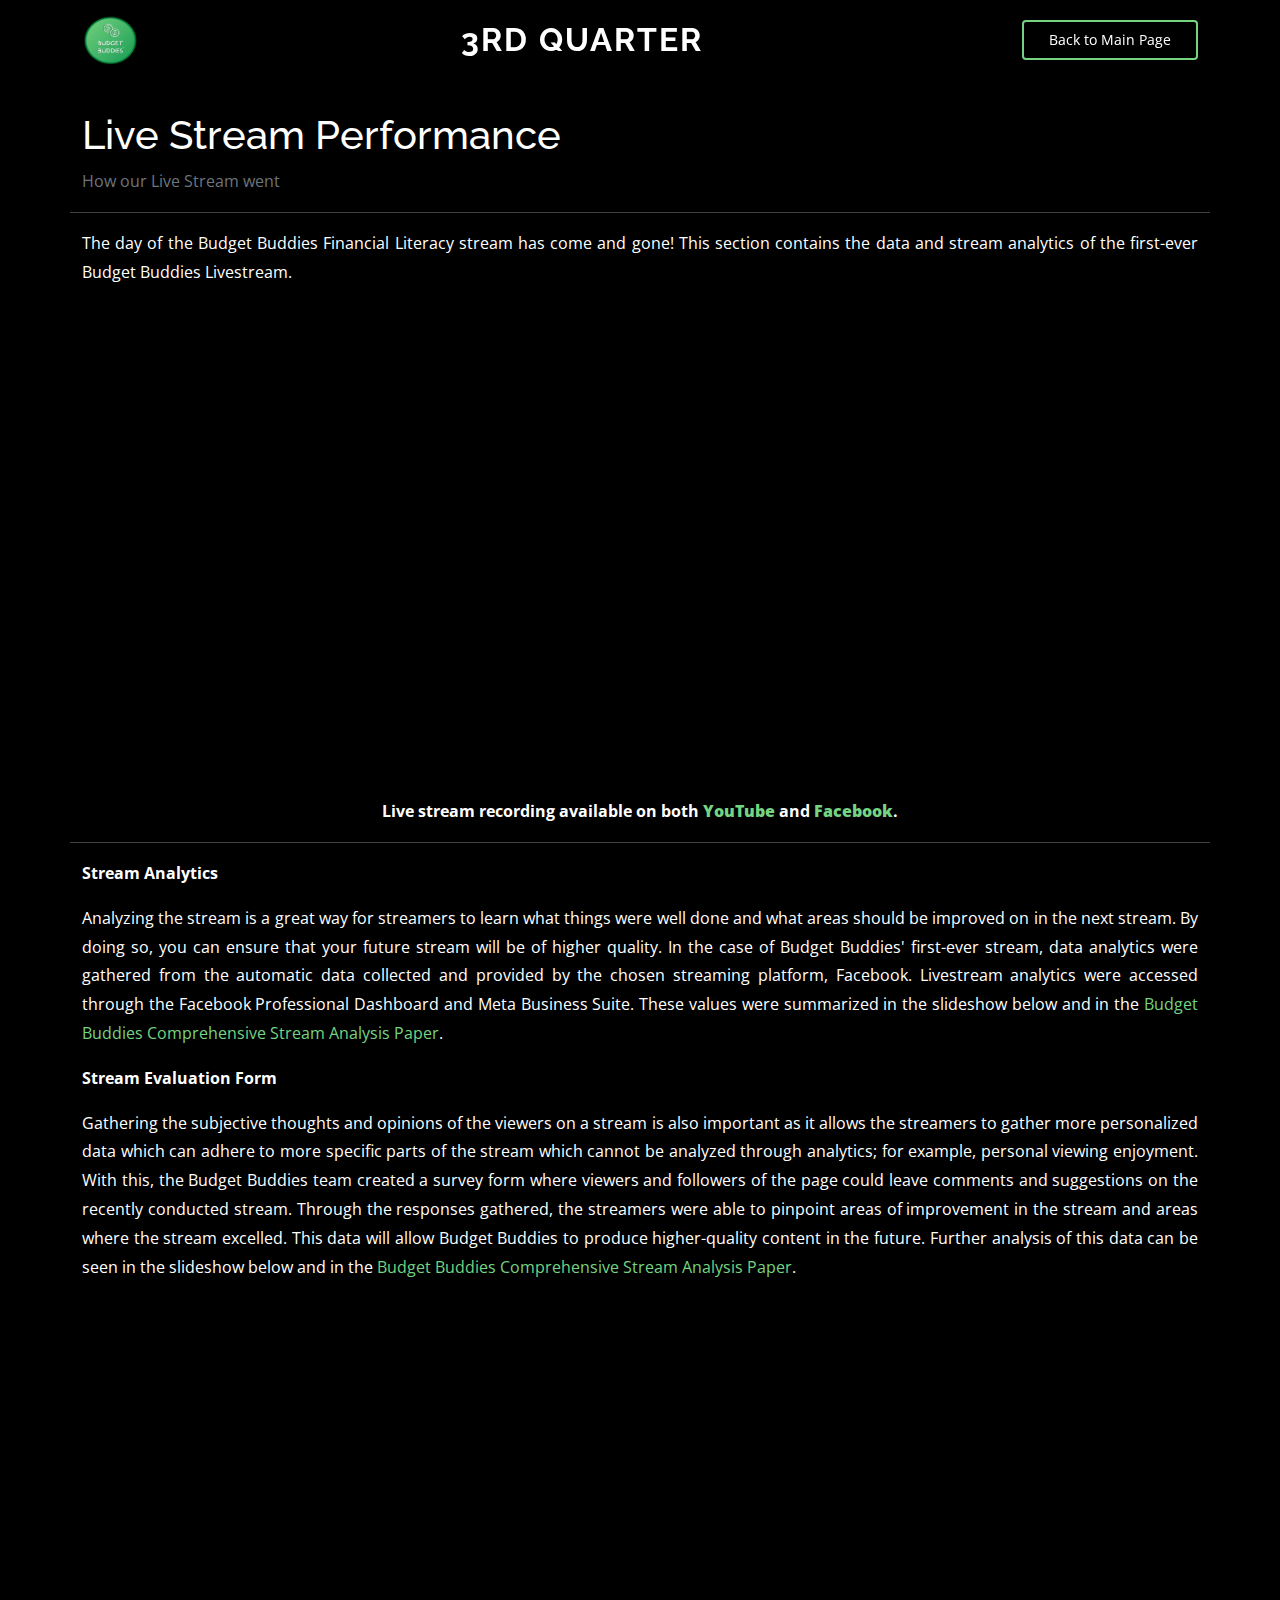
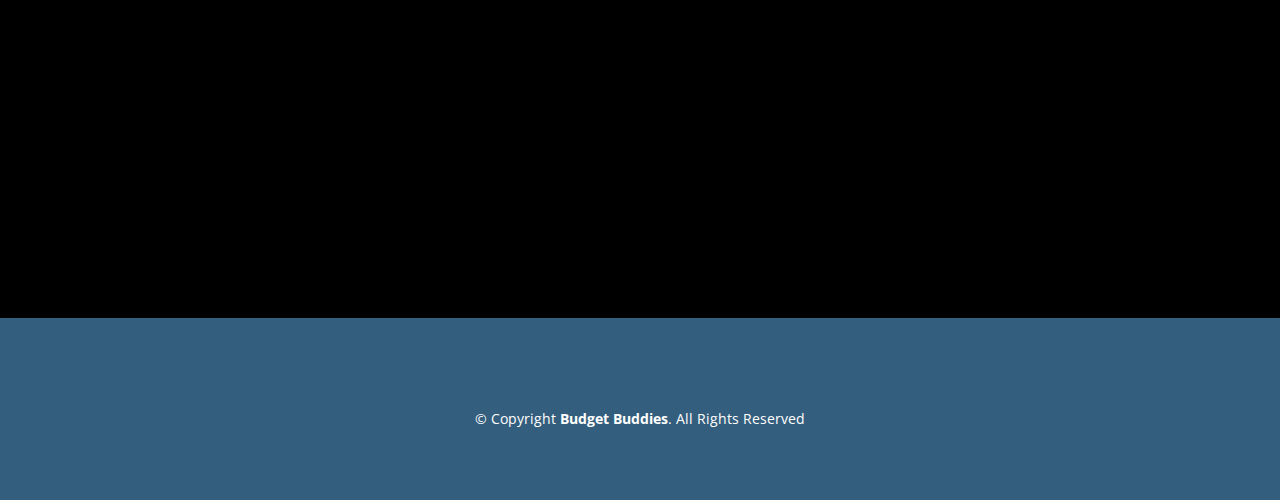
<file: portfolio-details7.html>
<head>
    <meta charset="utf-8">
    <meta content="width=device-width, initial-scale=1.0" name="viewport">
  
    <title>Budget Buddies</title>
    <meta content="" name="description">
    <meta content="" name="keywords">
  
    <!-- Favicons -->
    <link href="assets/img/favicon.png" rel="icon">
    <link href="assets/img/apple-touch-icon.png" rel="apple-touch-icon">
  
    <!-- Google Fonts -->
    <link href="https://fonts.googleapis.com/css?family=Open+Sans:300,300i,400,400i,600,600i,700,700i|Raleway:300,300i,400,400i,500,500i,600,600i,700,700i|Poppins:300,300i,400,400i,500,500i,600,600i,700,700i" rel="stylesheet">
  
    <!-- Vendor CSS Files -->
    <link href="assets/vendor/aos/aos.css" rel="stylesheet">
    <link href="assets/vendor/bootstrap/css/bootstrap.min.css" rel="stylesheet">
    <link href="assets/vendor/bootstrap-icons/bootstrap-icons.css" rel="stylesheet">
    <link href="assets/vendor/boxicons/css/boxicons.min.css" rel="stylesheet">
    <link href="assets/vendor/glightbox/css/glightbox.min.css" rel="stylesheet">
    <link href="assets/vendor/remixicon/remixicon.css" rel="stylesheet">
    <link href="assets/vendor/swiper/swiper-bundle.min.css" rel="stylesheet">
  
    <!-- Main CSS File -->
    <link href="assets/css/style.css" rel="stylesheet">
  
  
  </head>
  <style>
p {
    line-height: 1.8;
    text-align: justify;
  }
  </style>
  <body>
  
  <!-- ======= Header ======= -->
  <header id="header" class="fixed-top">
  <div class="container d-flex align-items-center justify-content-lg-between">
    <img src="assets/img/Enhanced Green Budget Buddies Logo.png" style="float:left; width:60px; height:50px;" margin-left:50px;>
    <h1 class="logo me-auto me-lg-0" style="color:white">3rd Quarter<span></span></a></h1>
    <!-- Uncomment below if you prefer to use an image logo -->
    <!-- <a href="index.html" class="logo me-auto me-lg-0"><img src="assets/img/Enhanced Green Budget Buddies Logo.png" alt="" class="img-fluid"></a>-->
  
    <a href="index.html" class="get-started-btn scrollto">Back to Main Page</a>
  
  </div>
  </header><!-- End Header -->
  
    <main id="main">
  
      <!-- ======= Portfolio Details Section ======= -->
      <section id="portfolio-details" class="portfolio-details" style="background-color:black; color:white;">
        <div class="container">
  
          <div class="row gy-4;">
            <hr style="color:black"><hr style="color:black"><hr style="color:black">
            <h1>Live Stream Performance</h1>
                              <p class="item-intro text-muted" style="color:white">How our Live Stream went</p>
                              <hr style="color:white;">
  <p>The day of the Budget Buddies Financial Literacy stream has come and gone! This section contains the data and stream analytics of the first-ever Budget Buddies Livestream.</p>
                          
                              <center><iframe src="https://www.youtube.com/embed/jQELwZM3fhI" width="800" height="450" allow="autoplay" allowfullscreen="yes"></iframe></center>
                              <p style="color:black;">...</p><p style="text-align: center;"><b>Live stream recording available on both <b><a href="https://www.youtube.com/embed/jQELwZM3fhI">YouTube</a></b> and <b><a href="https://fb.watch/jeSl45wG5z/">Facebook</a></b>.</b></p>
<hr>
                              <p><b>Stream Analytics</b></p> 
                              <p>Analyzing the stream is a great way for streamers to learn what things were well done and what areas should be improved on in the next stream. By doing so, you can ensure that your future stream will be of higher quality. In the case of Budget Buddies' first-ever stream, data analytics were gathered from the automatic data collected and provided by the chosen streaming platform, Facebook. Livestream analytics were accessed through the Facebook Professional Dashboard and Meta Business Suite. These values were summarized in the slideshow below and in the <a href="https://docs.google.com/document/d/1T0bx8h6x3qUBP-G3MNLkkl3sVv9wtPcgdQX_5AyLmcg/edit?usp=sharing"> Budget Buddies Comprehensive Stream Analysis Paper</a>.</p>
                              <p><b>Stream Evaluation Form</b></p> 
                              <p>Gathering the subjective thoughts and opinions of the viewers on a stream is also important as it allows the streamers to gather more personalized data which can adhere to more specific parts of the stream which cannot be analyzed through analytics; for example, personal viewing enjoyment. With this, the Budget Buddies team created a survey form where viewers and followers of the page could leave comments and suggestions on the recently conducted stream. Through the responses gathered, the streamers were able to pinpoint areas of improvement in the stream and areas where the stream excelled. This data will allow Budget Buddies to produce higher-quality content in the future. Further analysis of this data can be seen in the slideshow below and in the <a href="https://docs.google.com/document/d/1T0bx8h6x3qUBP-G3MNLkkl3sVv9wtPcgdQX_5AyLmcg/edit?usp=sharing"> Budget Buddies Comprehensive Stream Analysis Paper</a>.</p>
                              <p style="color:black;">...</p>
                              <iframe src="https://docs.google.com/presentation/d/e/2PACX-1vSGbDB3VOE9Vhyg2sQvOxSB0GWHE18N8YnZ2LjgF56DrbEYdoy1834HBKraeT7665xwJfIyl4_zIuFl/embed?start=false&loop=false&delayms=3000" frameborder="0" width="500" height="500" allowfullscreen="true" mozallowfullscreen="true" webkitallowfullscreen="true"></iframe>
                            </p>

  
        </div>
      </section><!-- End Portfolio Details Section -->
  
    </main><!-- End #main -->
  
   <!-- ======= Footer ======= -->
   <footer id="footer">
    <div class="footer-top">
      <div class="copyright">
        &copy; Copyright <strong><span>Budget Buddies</span></strong>. All Rights Reserved
      </div>
      <div class="credits">
        <!-- All the links in the footer should remain intact. -->
     </div>
    </div>
  </footer><!-- End Footer -->
  
  <div id="preloader"></div>
  <a href="#" class="back-to-top d-flex align-items-center justify-content-center"><i class="bi bi-arrow-up-short"></i></a>
  
  <!-- Vendor JS Files -->
  <script src="assets/vendor/purecounter/purecounter_vanilla.js"></script>
  <script src="assets/vendor/aos/aos.js"></script>
  <script src="assets/vendor/bootstrap/js/bootstrap.bundle.min.js"></script>
  <script src="assets/vendor/glightbox/js/glightbox.min.js"></script>
  <script src="assets/vendor/isotope-layout/isotope.pkgd.min.js"></script>
  <script src="assets/vendor/swiper/swiper-bundle.min.js"></script>
  <script src="assets/vendor/php-email-form/validate.js"></script>
  
  <!-- Main JS File -->
  <script src="assets/js/main.js"></script>
  
  </body>
  
  </html>
</file>
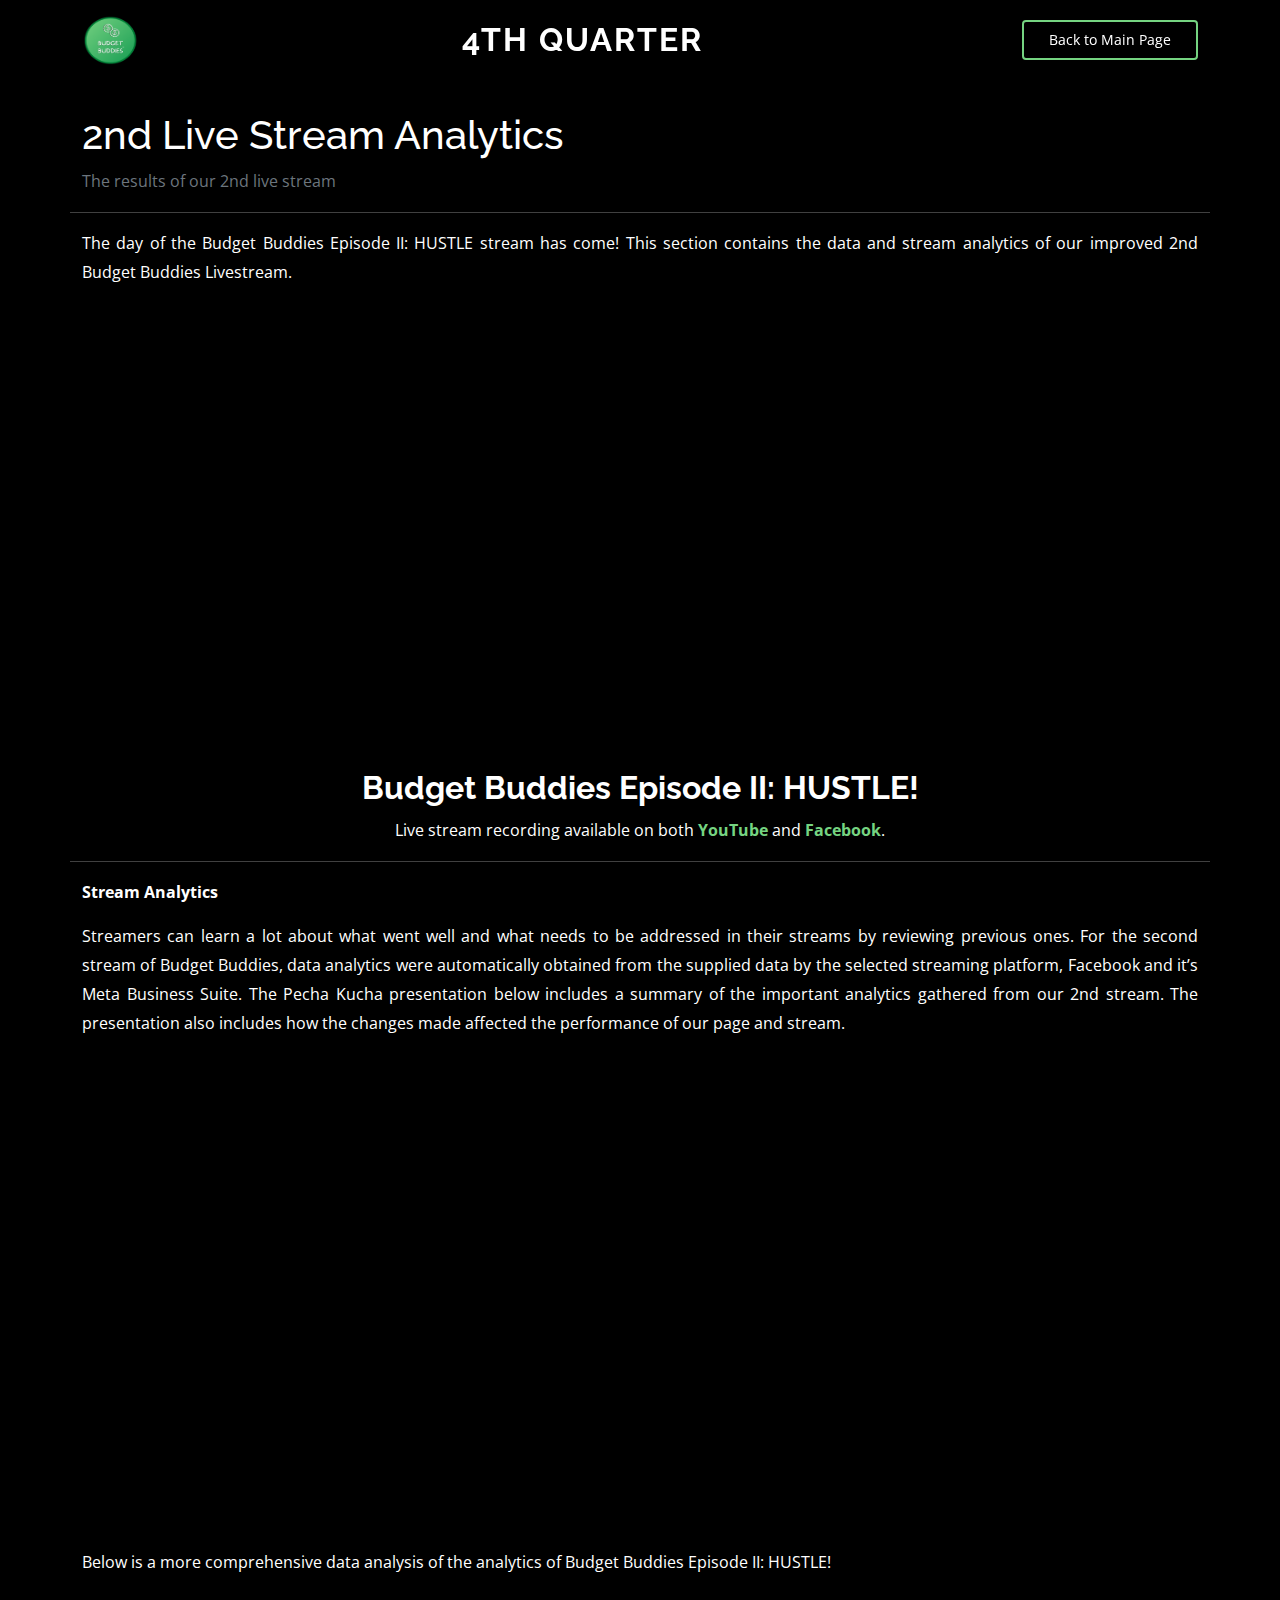
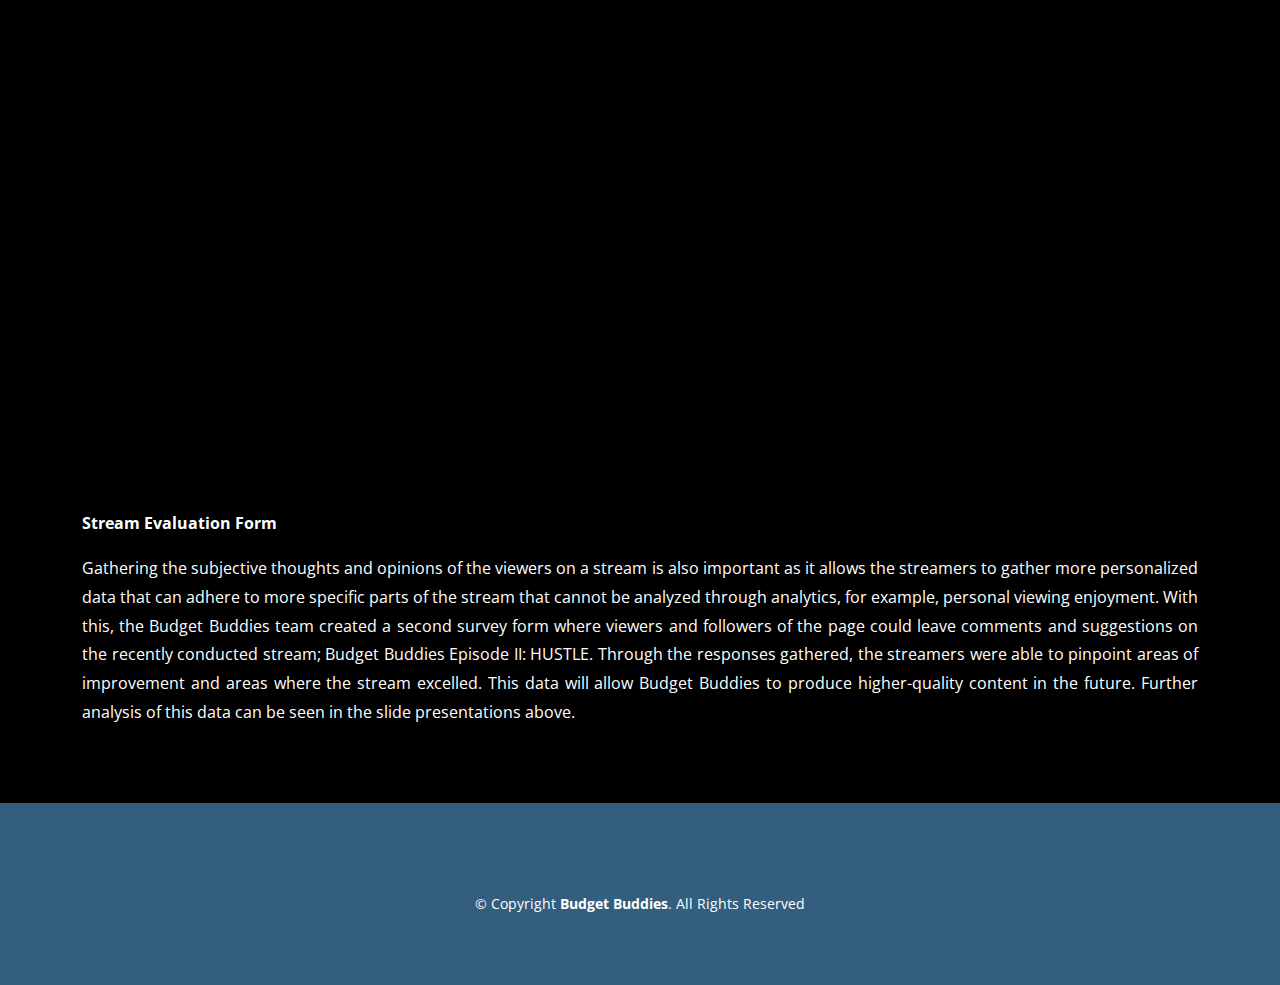
<file: portfolio-details9.html>
<head>
    <meta charset="utf-8">
    <meta content="width=device-width, initial-scale=1.0" name="viewport">
  
    <title>Budget Buddies</title>
    <meta content="" name="description">
    <meta content="" name="keywords">
  
    <!-- Favicons -->
    <link href="assets/img/favicon.png" rel="icon">
    <link href="assets/img/apple-touch-icon.png" rel="apple-touch-icon">
  
    <!-- Google Fonts -->
    <link href="https://fonts.googleapis.com/css?family=Open+Sans:300,300i,400,400i,600,600i,700,700i|Raleway:300,300i,400,400i,500,500i,600,600i,700,700i|Poppins:300,300i,400,400i,500,500i,600,600i,700,700i" rel="stylesheet">
  
    <!-- Vendor CSS Files -->
    <link href="assets/vendor/aos/aos.css" rel="stylesheet">
    <link href="assets/vendor/bootstrap/css/bootstrap.min.css" rel="stylesheet">
    <link href="assets/vendor/bootstrap-icons/bootstrap-icons.css" rel="stylesheet">
    <link href="assets/vendor/boxicons/css/boxicons.min.css" rel="stylesheet">
    <link href="assets/vendor/glightbox/css/glightbox.min.css" rel="stylesheet">
    <link href="assets/vendor/remixicon/remixicon.css" rel="stylesheet">
    <link href="assets/vendor/swiper/swiper-bundle.min.css" rel="stylesheet">
  
    <!-- Main CSS File -->
    <link href="assets/css/style.css" rel="stylesheet">
  
  
  </head>
  <style>
p {
    line-height: 1.8;
    text-align: justify;
  }
  </style>
  <body>
  
  <!-- ======= Header ======= -->
  <header id="header" class="fixed-top">
  <div class="container d-flex align-items-center justify-content-lg-between">
    <img src="assets/img/Enhanced Green Budget Buddies Logo.png" style="float:left; width:60px; height:50px;" margin-left:50px;>
    <h1 class="logo me-auto me-lg-0" style="color:white">4th Quarter<span></span></a></h1>
    <!-- Uncomment below if you prefer to use an image logo -->
    <!-- <a href="index.html" class="logo me-auto me-lg-0"><img src="assets/img/Enhanced Green Budget Buddies Logo.png" alt="" class="img-fluid"></a>-->
  
    <a href="index.html" class="get-started-btn scrollto">Back to Main Page</a>
  
  </div>
  </header><!-- End Header -->
  
    <main id="main">
  
      <!-- ======= Portfolio Details Section ======= -->
      <section id="portfolio-details" class="portfolio-details" style="background-color:black; color:white;">
        <div class="container">
  
          <div class="row gy-4;">
            <hr style="color:black"><hr style="color:black"><hr style="color:black">
            <h1>2nd Live Stream Analytics</h1>
                              <p class="item-intro text-muted" style="color:white">The results of our 2nd live stream</p>
                              <hr style="color:white;">
  <p>The day of the Budget Buddies Episode II: HUSTLE stream has come! This section contains the data and stream analytics of our improved 2nd Budget Buddies Livestream.</p>
                          
                              <center><iframe src="https://www.youtube.com/embed/VwO4MCakdCc" width="800" height="450" allow="autoplay" allowfullscreen="yes"></iframe></center>
    <hr style="color: black;">                       <h2 style="text-align: center;"><b>Budget Buddies Episode II: HUSTLE!</b></h2><p style="text-align: center;">Live stream recording available on both <b><a href="https://www.youtube.com/embed/VwO4MCakdCc">YouTube</a></b> and <b><a href="https://fb.watch/kkjqdiTssW/">Facebook</a></b>.</b></p>
<hr>
                              <p><b>Stream Analytics</b></p> 
                              <p>Streamers can learn a lot about what went well and what needs to be addressed in their streams by reviewing previous ones. For the second stream of Budget Buddies, data analytics were automatically obtained from the supplied data by the selected streaming platform, Facebook and it’s Meta Business Suite. The Pecha Kucha presentation below includes a summary of the important analytics gathered from our 2nd stream. The presentation also includes how the changes made affected the performance of our page and stream.
                              </p>
                              <center><iframe src="https://drive.google.com/file/d/1mJbxJ_6Qy9rJVHp62a75OVpslGgxN_rb/preview" width="800" height="450" allow="autoplay" allowfullscreen="yes"></iframe></center>
                              <p style="color:black;">...</p>
                              <p>Below is a more comprehensive data analysis of the analytics of Budget Buddies Episode II: HUSTLE!</p>
                              <iframe src="https://docs.google.com/presentation/d/e/2PACX-1vRXTnERPdDiujJnpHSb6nv3xZgj1gG2689yLYt35PspqCYuQpHmi5tiNREusT7s7gwITgaS_EaRhW1s/embed?start=false&loop=false&delayms=3000" frameborder="0" width="500" height="500" allowfullscreen="true" mozallowfullscreen="true" webkitallowfullscreen="true"></iframe>
                            </p>
                            <p><b>Stream Evaluation Form</b></p> 
                            <p>Gathering the subjective thoughts and opinions of the viewers on a stream is also important as it allows the streamers to gather more personalized data that can adhere to more specific parts of the stream that cannot be analyzed through analytics, for example, personal viewing enjoyment. With this, the Budget Buddies team created a second survey form where viewers and followers of the page could leave comments and suggestions on the recently conducted stream; Budget Buddies Episode II: HUSTLE. Through the responses gathered, the streamers were able to pinpoint areas of improvement and areas where the stream excelled. This data will allow Budget Buddies to produce higher-quality content in the future. Further analysis of this data can be seen in the slide presentations above.                            </p>
                           

  
        </div>
      </section><!-- End Portfolio Details Section -->
  
    </main><!-- End #main -->
  
   <!-- ======= Footer ======= -->
   <footer id="footer">
    <div class="footer-top">
      <div class="copyright">
        &copy; Copyright <strong><span>Budget Buddies</span></strong>. All Rights Reserved
      </div>
      <div class="credits">
        <!-- All the links in the footer should remain intact. -->
     </div>
    </div>
  </footer><!-- End Footer -->
  
  <div id="preloader"></div>
  <a href="#" class="back-to-top d-flex align-items-center justify-content-center"><i class="bi bi-arrow-up-short"></i></a>
  
  <!-- Vendor JS Files -->
  <script src="assets/vendor/purecounter/purecounter_vanilla.js"></script>
  <script src="assets/vendor/aos/aos.js"></script>
  <script src="assets/vendor/bootstrap/js/bootstrap.bundle.min.js"></script>
  <script src="assets/vendor/glightbox/js/glightbox.min.js"></script>
  <script src="assets/vendor/isotope-layout/isotope.pkgd.min.js"></script>
  <script src="assets/vendor/swiper/swiper-bundle.min.js"></script>
  <script src="assets/vendor/php-email-form/validate.js"></script>
  
  <!-- Main JS File -->
  <script src="assets/js/main.js"></script>
  
  </body>
  
  </html>
</file>
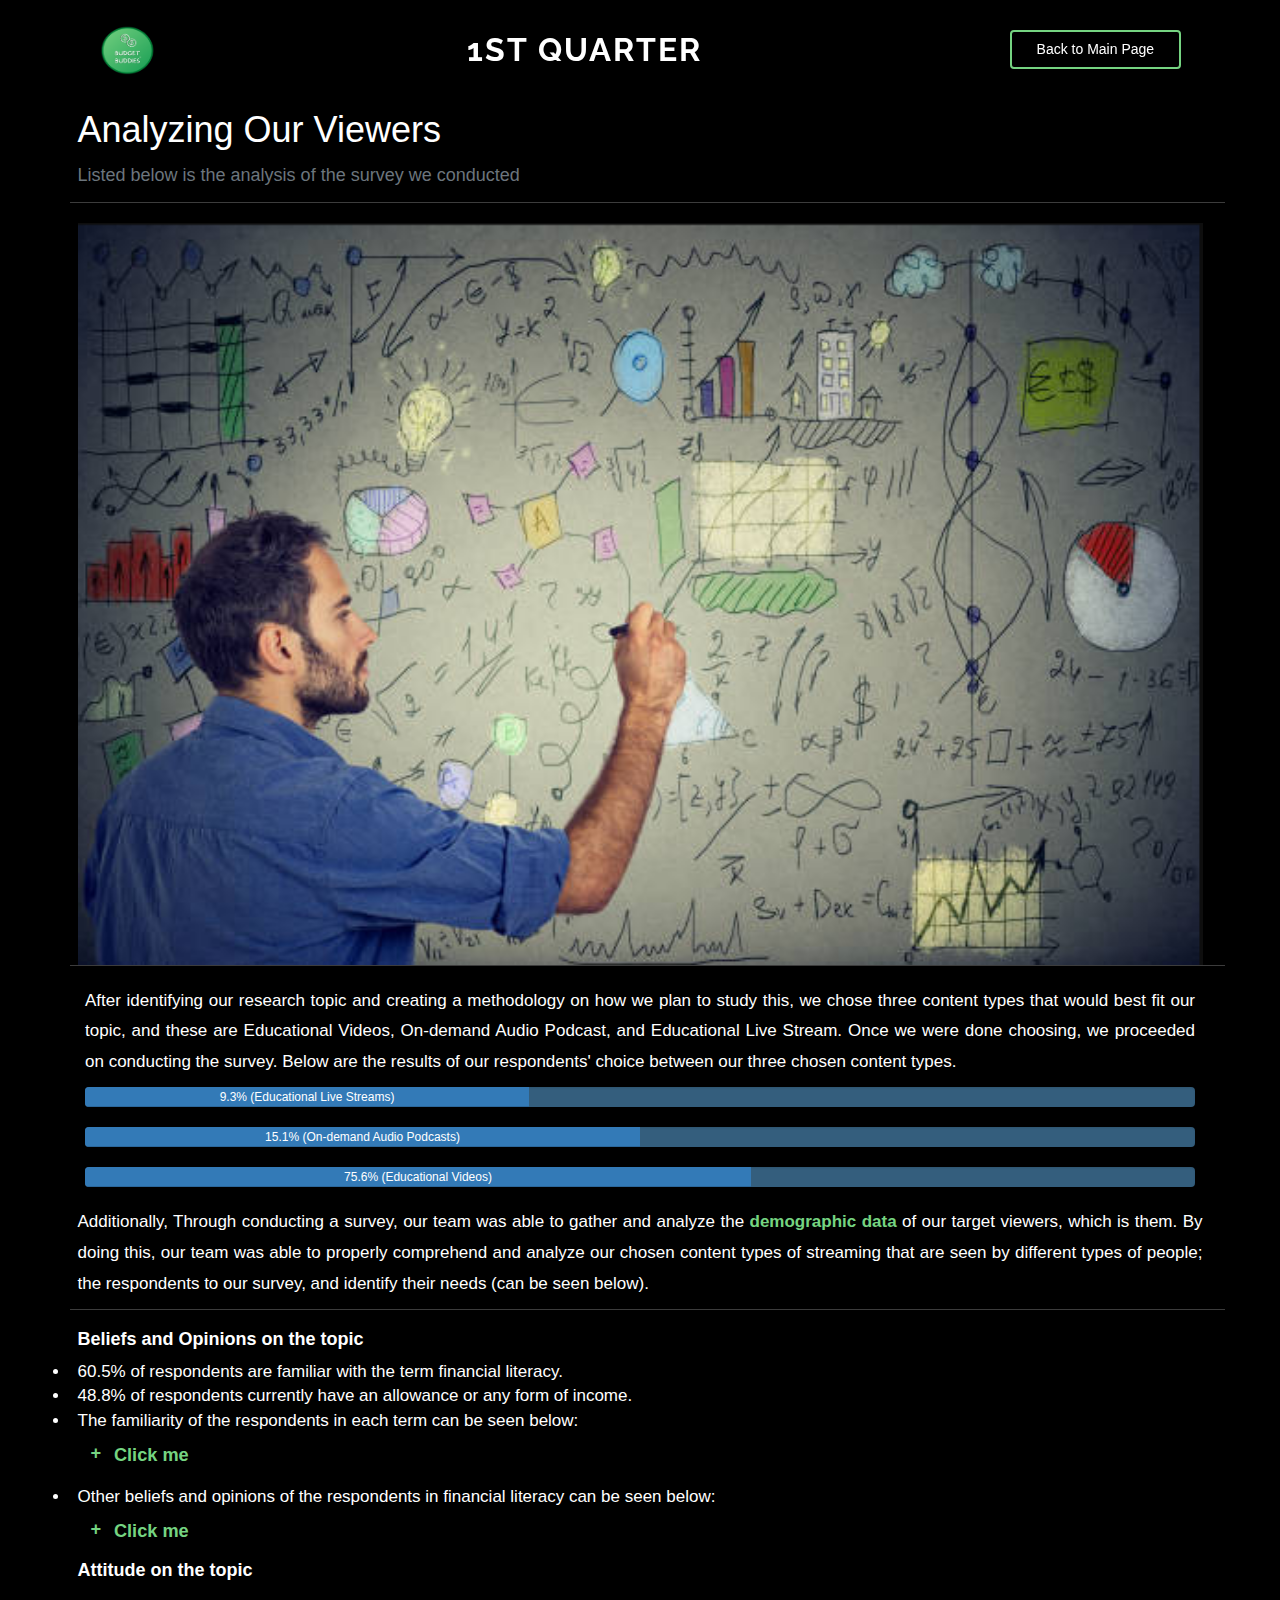
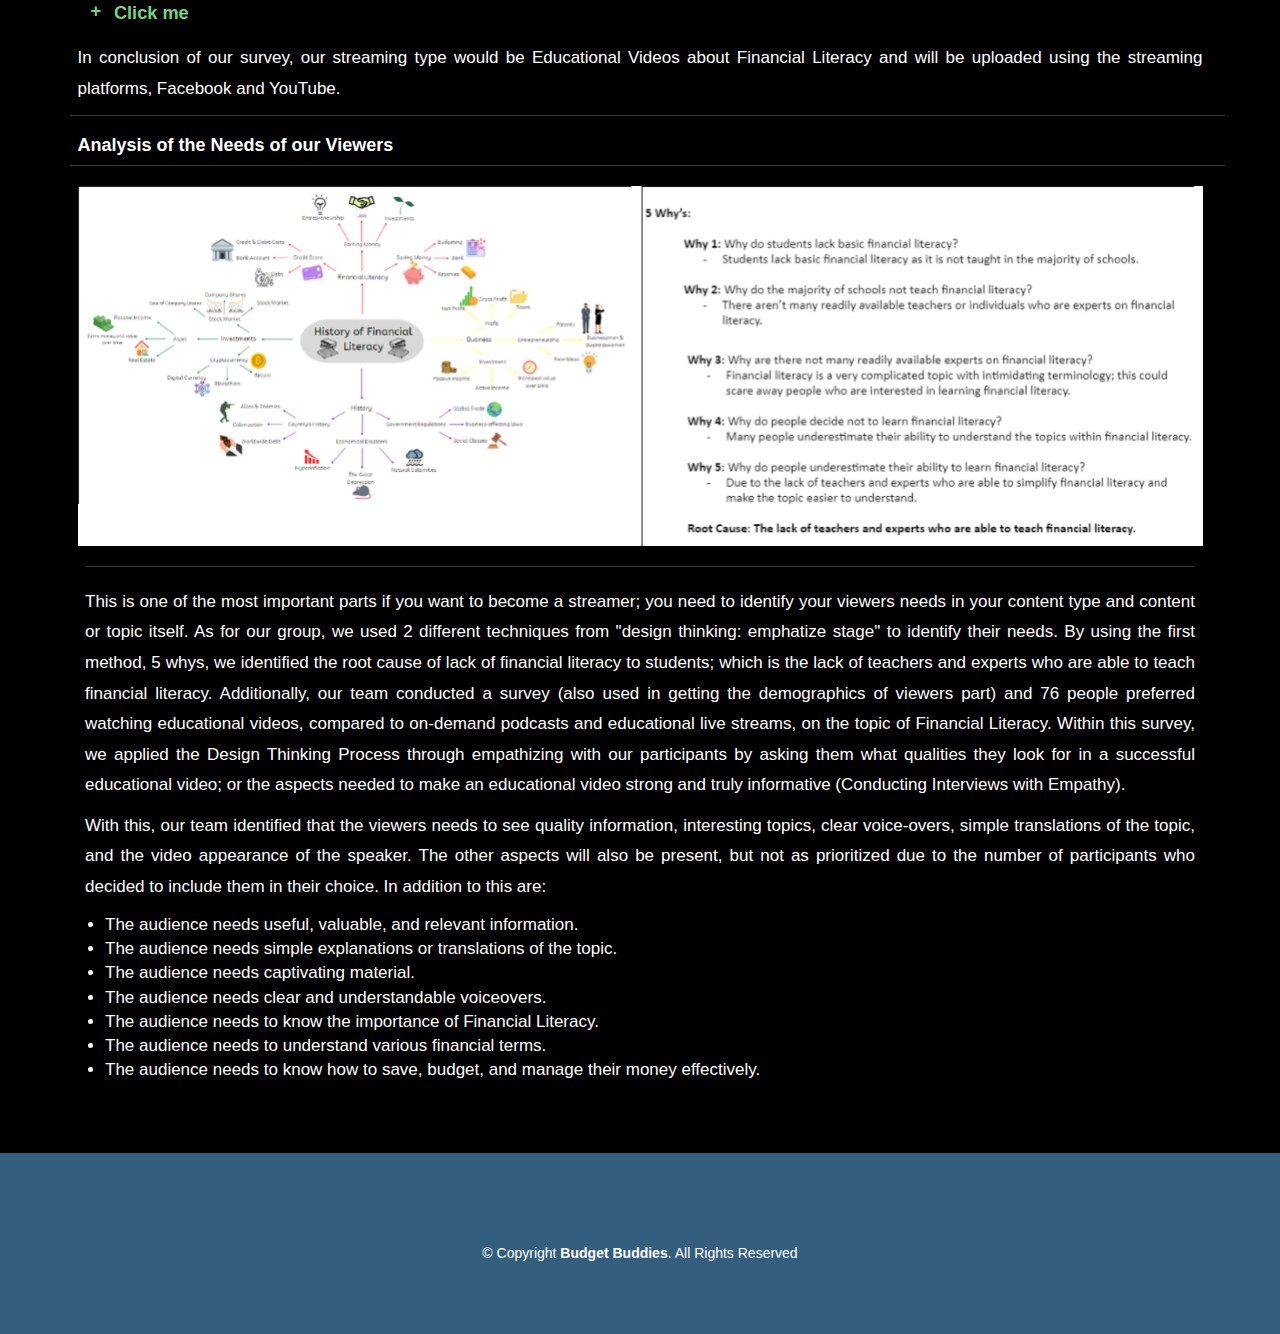
<file: protfolio-details2.html>
<!DOCTYPE html>
  <html lang="en">
   
  <head>
    <meta charset="utf-8">
    <meta content="width=device-width, initial-scale=1.0" name="viewport">
  
    <title>Budget Buddies</title>
    <meta content="" name="description">
    <meta content="" name="keywords">
  
    <!-- Favicons -->
    <link href="assets/img/favicon.png" rel="icon">
    <link href="assets/img/apple-touch-icon.png" rel="apple-touch-icon">
  
    <!-- Google Fonts -->
    <link href="https://fonts.googleapis.com/css?family=Open+Sans:300,300i,400,400i,600,600i,700,700i|Raleway:300,300i,400,400i,500,500i,600,600i,700,700i|Poppins:300,300i,400,400i,500,500i,600,600i,700,700i" rel="stylesheet">
  
    <!-- Vendor CSS Files -->
    <link href="assets/vendor/aos/aos.css" rel="stylesheet">
    <link href="assets/vendor/bootstrap/css/bootstrap.min.css" rel="stylesheet">
    <link href="assets/vendor/bootstrap-icons/bootstrap-icons.css" rel="stylesheet">
    <link href="assets/vendor/boxicons/css/boxicons.min.css" rel="stylesheet">
    <link href="assets/vendor/glightbox/css/glightbox.min.css" rel="stylesheet">
    <link href="assets/vendor/remixicon/remixicon.css" rel="stylesheet">
    <link href="assets/vendor/swiper/swiper-bundle.min.css" rel="stylesheet">
  
    <!-- Main CSS File -->
    <link href="assets/css/style.css" rel="stylesheet">
  
  
  </head>
  <style>
     .sr-label {
    font-weight: 700;
    position: relative;
    padding: .5em 1em;
    margin-bottom: .5em;
    display: block;
    cursor: pointer;
    background-color: whiteSmoke;
    border-radius: 6px;
    transition: background-color .15s ease-in-out;
  }

  .sr-input:checked+label,
  .sr-label:hover {
    background-color: #999;
  }

  .sr-label:after,
  .sr-input:checked+.sr-label:after {
    content: "+";
    position: absolute;
    display: block;
    right: 0;
    top: 0;
    width: 2em;
    height: 100%;
    line-height: 2.25em;
    text-align: center;
    background-color: #e5e5e5;
    transition: background-color .15s ease-in-out;
  }

  .sr-label:hover:after,
  .sr-input:checked+.sr-label:after {
    background-color: #b5b5b5;
  }

  .sr-input:checked+.sr-label:after {
    content: "-";
  }

  .sr-input {
    display: none;
  }

  .sr-text,
  .sr-sub-text {
    opacity: 0;
    height: 0;
    margin-bottom: .5em;
    transition: opacity .5s ease-in-out;
    overflow: hidden;
  }

  .sr-input:checked~.sr-text,
  .sr-sub .sr-input:checked~.sr-sub-text {
    opacity: 1;
    height: auto;
  }

  .sr-sub .sr-label {
    background: none;
    font-weight: 600;
    padding: .5em 2em;
    margin-bottom: 0;
  }

  .sr-sub .sr-label:checked {
    background: none;
    border-bottom: 1px solid whitesmoke;
  }

  .sr-sub .sr-label:after,
  .sr-sub .sr-input:checked+.sr-label:after {
    left: 0;
    background: none;
  }

  .sr-sub .sr-input:checked+label,
  .sr-sub .sr-label:hover {
    background: none;
  }

  .sr-sub-text {
    padding: 0 1em 0 2em;
  }

  p {
    line-height: 1.8;
    text-align: justify;
  }

  </style>
  <body>

  <!-- ======= Header ======= -->
<header id="header" class="fixed-top ">
  <div class="container d-flex align-items-center justify-content-lg-between">
    <img src="assets/img/Enhanced Green Budget Buddies Logo.png" style="float:left; width:60px; height:50px;" margin-left:50px;>
    <h1 style="color:black">............................</h1>
    <h1 class="logo me-auto me-lg-0" style="color:white; font-family:raleway;">1st Quarter<span></span></a></h1>
    <!-- Uncomment below if you prefer to use an image logo -->
    <!-- <a href="index.html" class="logo me-auto me-lg-0"><img src="assets/img/Enhanced Green Budget Buddies Logo.png" alt="" class="img-fluid"></a>-->
    <h1 style="color:black">............................</h1>
    <a href="index.html" class="get-started-btn scrollto">Back to Main Page</a>

  </div>
</header><!-- End Header -->
    
    <main id="main">

      <!-- ======= Portfolio Details Section ======= -->
      <section id="portfolio-details" class="portfolio-details" style="background-color:black; color:white;">
        <div class="container">
  
          <div class="row gy-4;">
           <h1 style="color:black">...</h1>
            <h1>Analyzing Our Viewers</h1>
            <p class="item-intro text-muted" style="font-size:large">Listed below is the analysis of the survey we conducted
            </p>
            <hr style="color:white;">
            <img class="img-responsive img-centered" src="assets/img/materials/analysis.png" alt="">
            <hr style="color:white;">
            <div class="container">
                <p style="font-size:17px">After identifying our research topic and creating a methodology on how we plan to study this, we chose three content types that would best fit our topic, and these are Educational Videos, On-demand Audio Podcast, and Educational Live Stream. Once we were done choosing, we proceeded on conducting the survey. Below are the results of our respondents' choice between our three chosen content types.
                </p>
                <div class="progress" style="background-color:#345E7D; color:white;">
                  <div class="progress-bar progress-bar" background-color="#345E7D" color="white" role="progressbar" aria-valuenow="9.3" aria-valuemin="0" aria-valuemax="100" style="width:40%">
                    9.3% (Educational Live Streams)
                  </div>
                </div>
                <div class="progress" style="background-color:#345E7D; color:white;">
                  <div class="progress-bar progress-bar" role="progressbar" aria-valuenow="15.1" aria-valuemin="0" aria-valuemax="100" style="width:50%">
                    15.1% (On-demand Audio Podcasts)
                  </div>
                </div>
                <div class="progress" style="background-color:#345e7d; color:white;">
                  <div class="progress-bar progress-bar" role="progressbar" aria-valuenow="75.6%" aria-valuemin="0" aria-valuemax="100" style="width:60%">
                    75.6% (Educational Videos)
                  </div>
                </div>
              </div>
      <p style="font-size:17px">Additionally, Through conducting a survey, our team was able to  gather and analyze the <b><a style="color:#75d481" href="https://docs.google.com/document/d/1RCnbPtrCjmqss-j8bxyczirAf_kWYXrdhYIN78LqwZo/edit?usp=sharing">demographic data</a></b> of our target viewers, which is them.  By doing this, our team was able to properly comprehend and analyze our chosen content types of streaming that are seen by different types of people; the respondents to our survey, and identify their needs (can be seen below).
      </p>
      <hr style="color:white">
      <h4><b>Beliefs and Opinions on the topic</b></h4>
      <li style="font-size:17px">60.5% of respondents are familiar with the term financial literacy.</li>
            <li style="font-size:17px">48.8% of respondents currently have an allowance or any form of income.</li>
            <li style="font-size:17px">The familiarity of the respondents in each term can be seen below:</li>
      <div class="sr-sub" style="font-size:130%">
        <input class="sr-input" id="sr-2" name="sr-2" type="checkbox" />
        <label class="sr-label" for="sr-2" onclick="play()" style="color:#75d481"><b>Click me</b></label>
        <article class="sr-sub-text" style="font-size:16px">
                <li>95.3% of respondents are familiar with the term “budgeting”</li>
           <li>94.2% of respondents are familiar with the term “investment”</li>
           <li>89.5% of respondents are familiar with the term “income”</li>
           <li>82.6% of respondents are familiar with the term “business”</li>
           <li>45.3% of respondents are familiar with the term “stock market”</li>
           <li>45.3% of respondents are familiar with the term “asset”</li>
           <li>34.9% of respondents are familiar with the term “liability”</li>
           <li>41.9% of respondents are familiar with the term “digital currency”</li>
           <li>32.6% of respondents are familiar with the term “passive income”, and</li>
           <li>68.6% of the respondents are familiar with the term “credit”</li></li>
            </article>
        </div>
            <li style="font-size:17px">Other beliefs and opinions of the respondents in financial literacy can be seen below:</li>
                <div class="sr-sub" style="font-size:130%">
                    <input class="sr-input" id="sr-4" name="sr-4" type="checkbox" />
                    <label class="sr-label" for="sr-4" onclick="play()" style="color:#75d481"><b>Click me</b></label>
                    <article class="sr-sub-text" style="font-size:16px">
                <li>83.7% of respondents think that financial literacy will help them learn how to manage their money effectively.  </li>
          <li>87.2% of respondents think that financial literacy will help them gain a better understanding on how to save, earn, and properly budget their money.  </li>
          <li>69.8% of respondents think that financial literacy will help them learn about financial terms which will broaden their understanding of the financial world.  </li>
          <li>57% of respondents think that financial literacy could make them motivated  to become entrepreneurs through unique ideas and insights, and</li>
          <li>8.1% of respondents think that financial literacy will drain the students’ energy and will have no positive effects or whatsoever.</li>
            </li>
        </article>
      </div>
     <h4><b>Attitude on the topic</b></h4>
     <div class="sr-sub" style="font-size:130%">
                    <input class="sr-input" id="sr-3" name="sr-3" type="checkbox" />
                    <label class="sr-label" for="sr-3" onclick="play()" style="color:#75d481"><b>Click me</b></label>
                    <article class="sr-sub-text" style="font-size:16px">
                        <li>15.1% of the respondents are not aware at all or knowledgeable about financial literacy as they rated it 1; 20.9% are not so aware as they rated it 2; 43% of them have enough knowledge about financial literacy as they rated it 3; 16.3% rated it 4 which means they are quite or almost fully aware; and 4.7% of the respondents are fully aware about financial literacy since they rated it 5.</li>
                        <li>50% of the respondents are always budgeting their allowance and/or income; 11.6% do not budget at all their allowance or any form of income; and another 38.4% of the respondents who simply don’t have any allowance or form of income.</li>
                        <li>2.3% of the respondents believe that learning financial literacy is not important at all for students as they rated it 1; 1.2% of the respondents believed that the importance of it is only 2 out of 5; 18.6% of them believe that it is and is not important for students as they rated it 3; 26.7% as 4 which is somehow really important for students; and 51.2% of the respondents believe that learning financial literacy is very important for students.</li> 
                            <li>Many of the respondents would like to learn more about the stock market, spending, budgeting, passive income, avoiding scams, investments, how to start a business even if you’re only a student, etc., which will help them gain information related to business and financial management as most of the respondents believe that the knowledge of financial<br>literacy will help them plan for their future and define their life goals.</li> 
        </article>
    </div>

    <p style="font-size:17px">In conclusion of our survey, our streaming type would be Educational Videos about Financial Literacy and will be uploaded using the streaming platforms, Facebook and YouTube.</p> 
    <hr style="color:black;">
    <h4><b>Analysis of the Needs of our Viewers</b></h4>
    <hr style="color:black">
    <img src="assets/img/mindwhy.png" style="width:100%">    
    </div>
    <hr style="color:white">
    <p style="font-size:17px">This is one of the most important parts if you want to become a streamer; you need to identify your viewers needs in your content type and content or topic itself. As for our group, we used 2 different techniques from "design thinking: emphatize stage" to identify their needs. By using the first method, 5 whys, we identified the root cause of lack of financial literacy to students; which is the lack of teachers and experts who are able to teach financial literacy. Additionally, our team conducted a survey (also used in getting the demographics of viewers part) and 76 people preferred watching educational videos, compared to on-demand podcasts and educational live streams, on the topic of Financial Literacy. Within this survey, we applied the Design Thinking Process through empathizing with our participants by asking them what qualities they look for in a successful educational video; or the aspects needed to make an educational video strong and truly informative (Conducting Interviews with Empathy).</p>
    <p style="font-size:17px">With this, our team identified that the viewers needs to see quality information, interesting topics, clear voice-overs, simple translations of the topic, and the video appearance of the speaker. The other aspects will also be present, but not as prioritized due to the number of participants who decided to include them in their choice. In addition to this are:</p>      <ul>
<li style="font-size:17px">The audience needs useful, valuable, and relevant information.</li>
<li style="font-size:17px">The audience needs simple explanations or translations of the topic.</li>
<li style="font-size:17px">The audience needs captivating material.</li>
<li style="font-size:17px">The audience needs clear and understandable voiceovers.</li>
<li style="font-size:17px">The audience needs to know the importance of Financial Literacy.</li>
<li style="font-size:17px">The audience needs to understand various financial terms.</li>
<li style="font-size:17px">The audience needs to know how to save, budget, and manage their money effectively.</li>
</ul>
  </div>
      </section><!-- End Portfolio Details Section -->
  
    </main><!-- End #main -->
  
   <!-- ======= Footer ======= -->
   <footer id="footer">
    <div class="footer-top">
      <div class="copyright">
        &copy; Copyright <strong><span>Budget Buddies</span></strong>. All Rights Reserved
      </div>
      <div class="credits">
        <!-- All the links in the footer should remain intact. -->
    </div>
    </div>
  </footer><!-- End Footer -->
  
  <div id="preloader"></div>
  <a href="#" class="back-to-top d-flex align-items-center justify-content-center"><i class="bi bi-arrow-up-short"></i></a>
  
  <!-- Vendor JS Files -->
  <script src="assets/vendor/purecounter/purecounter_vanilla.js"></script>
  <script src="assets/vendor/aos/aos.js"></script>
  <script src="assets/vendor/bootstrap/js/bootstrap.bundle.min.js"></script>
  <script src="assets/vendor/glightbox/js/glightbox.min.js"></script>
  <script src="assets/vendor/isotope-layout/isotope.pkgd.min.js"></script>
  <script src="assets/vendor/swiper/swiper-bundle.min.js"></script>
  <script src="assets/vendor/php-email-form/validate.js"></script>
  <link rel="stylesheet" href="https://maxcdn.bootstrapcdn.com/bootstrap/3.4.1/css/bootstrap.min.css">

  
  <!-- Main JS File -->
  <script src="assets/js/main.js"></script>
  
  </body>
  
  </html>
</file>
<file: assets/css/style.css>
/**
* Template Name: Gp - v4.9.1
* Template URL: https://bootstrapmade.com/gp-free-multipurpose-html-bootstrap-template/
* Author: BootstrapMade.com
* License: https://bootstrapmade.com/license/
*/

/*--------------------------------------------------------------
# General
--------------------------------------------------------------*/
body {
  font-family: "Open Sans", sans-serif;
  color: #444444;
}

a {
  color: #75d481;
  text-decoration: none;
}

a:hover {
  color: #75d481;
  text-decoration: none;
}

h1,
h2,
h3,
h4,
h5,
h6 {
  font-family: "Raleway", sans-serif;
}

/*--------------------------------------------------------------
# Back to top button
--------------------------------------------------------------*/
.back-to-top {
  position: fixed;
  visibility: hidden;
  opacity: 0;
  right: 15px;
  bottom: 15px;
  z-index: 996;
  background: #75d481;
  width: 40px;
  height: 40px;
  border-radius: 4px;
  transition: all 0.4s;
}

.back-to-top i {
  font-size: 28px;
  color: #151515;
  line-height: 0;
}

.back-to-top:hover {
  background: #151515;
}

.back-to-top:hover i {
  color: #75d481;
}

.back-to-top.active {
  visibility: visible;
  opacity: 1;
}

/*--------------------------------------------------------------
# Preloader
--------------------------------------------------------------*/
#preloader {
  position: fixed;
  top: 0;
  left: 0;
  right: 0;
  bottom: 0;
  z-index: 9999;
  overflow: hidden;
  background: #151515;
}

#preloader:before {
  content: "";
  position: fixed;
  top: calc(50% - 0px);
  left: calc(50% - 30px);
  border: 6px solid #75d481;
  border-top-color: #151515;
  border-bottom-color: #151515;
  border-radius: 50%;
  width: 60px;
  height: 60px;
  -webkit-animation: animate-preloader 1s linear infinite;
  animation: animate-preloader 1s linear infinite;
}

@-webkit-keyframes animate-preloader {
  0% {
    transform: rotate(0deg);
  }

  100% {
    transform: rotate(360deg);
  }
}

@keyframes animate-preloader {
  0% {
    transform: rotate(0deg);
  }

  100% {
    transform: rotate(360deg);
  }
}

/*--------------------------------------------------------------
# Disable aos animation delay on mobile devices
--------------------------------------------------------------*/
@media screen and (max-width: 768px) {
  [data-aos-delay] {
    transition-delay: 0 !important;
  }
}

/*--------------------------------------------------------------
# Header
--------------------------------------------------------------*/
#header {
  transition: all 0.5s;
  z-index: 997;
  padding: 15px 0;
}

#header.header-scrolled,
#header.header-inner-pages {
  background: rgba(0, 0, 0, 0.8);
}

#header .logo {
  font-size: 32px;
  margin: 0;
  padding: 0;
  line-height: 1;
  font-weight: 700;
  letter-spacing: 2px;
  text-transform: uppercase;
}

#header .logo a {
  color: #fff;
}

#header .logo a span {
  color: #75d481;
}

#header .logo img {
  max-height: 40px;
}

/*--------------------------------------------------------------
#  Get Startet Button
--------------------------------------------------------------*/
.get-started-btn {
  color: #fff;
  border-radius: 4px;
  padding: 7px 25px 8px 25px;
  white-space: nowrap;
  transition: 0.3s;
  font-size: 14px;
  display: inline-block;
  border: 2px solid #75d481;
}

.get-started-btn:hover {
  background: #75d481;
  color: #343a40;
}

@media (max-width: 992px) {
  .get-started-btn {
    padding: 7px 20px 8px 20px;
    margin-right: 15px;
  }
}

/*--------------------------------------------------------------
# Navigation Menu
--------------------------------------------------------------*/
/**
* Desktop Navigation 
*/
.navbar {
  padding: 0;
}

.navbar ul {
  margin: 0;
  padding: 0;
  display: flex;
  list-style: none;
  align-items: center;
}

.navbar li {
  position: relative;
}

.navbar a,
.navbar a:focus {
  display: flex;
  align-items: center;
  justify-content: space-between;
  padding: 10px 0 10px 30px;
  font-size: 15px;
  font-weight: 600;
  color: #fff;
  white-space: nowrap;
  transition: 0.3s;
}

.navbar a i,
.navbar a:focus i {
  font-size: 12px;
  line-height: 0;
  margin-left: 5px;
}

.navbar a:hover,
.navbar .active,
.navbar .active:focus,
.navbar li:hover>a {
  color: #75d481;
}

.navbar .dropdown ul {
  display: block;
  position: absolute;
  left: 14px;
  top: calc(100% + 30px);
  margin: 0;
  padding: 10px 0;
  z-index: 99;
  opacity: 0;
  visibility: hidden;
  background: #fff;
  box-shadow: 0px 0px 30px rgba(127, 137, 161, 0.25);
  transition: 0.3s;
}

.navbar .dropdown ul li {
  min-width: 200px;
}

.navbar .dropdown ul a {
  padding: 10px 20px;
  font-size: 14px;
  text-transform: none;
  color: #151515;
  font-weight: 400;
}

.navbar .dropdown ul a i {
  font-size: 12px;
}

.navbar .dropdown ul a:hover,
.navbar .dropdown ul .active:hover,
.navbar .dropdown ul li:hover>a {
  background-color: #75d481;
}

.navbar .dropdown:hover>ul {
  opacity: 1;
  top: 100%;
  visibility: visible;
}

.navbar .dropdown .dropdown ul {
  top: 0;
  left: calc(100% - 30px);
  visibility: hidden;
}

.navbar .dropdown .dropdown:hover>ul {
  opacity: 1;
  top: 0;
  left: 100%;
  visibility: visible;
}

@media (max-width: 1366px) {
  .navbar .dropdown .dropdown ul {
    left: -90%;
  }

  .navbar .dropdown .dropdown:hover>ul {
    left: -100%;
  }
}

/**
* Mobile Navigation 
*/
.mobile-nav-toggle {
  color: #fff;
  font-size: 28px;
  cursor: pointer;
  display: none;
  line-height: 0;
  transition: 0.5s;
}

@media (max-width: 991px) {
  .mobile-nav-toggle {
    display: block;
  }

  .navbar ul {
    display: none;
  }
}

.navbar-mobile {
  position: fixed;
  overflow: hidden;
  top: 0;
  right: 0;
  left: 0;
  bottom: 0;
  background: rgba(0, 0, 0, 0.9);
  transition: 0.3s;
  z-index: 999;
}

.navbar-mobile .mobile-nav-toggle {
  position: absolute;
  top: 15px;
  right: 15px;
}

.navbar-mobile ul {
  display: block;
  position: absolute;
  top: 55px;
  right: 15px;
  bottom: 15px;
  left: 15px;
  padding: 10px 0;
  background-color: #fff;
  overflow-y: auto;
  transition: 0.3s;
}

.navbar-mobile a,
.navbar-mobile a:focus {
  padding: 10px 20px;
  font-size: 15px;
  color: #151515;
}

.navbar-mobile a:hover,
.navbar-mobile .active,
.navbar-mobile li:hover>a {
  color: #151515;
  background-color: #75d481;
}

.navbar-mobile .getstarted,
.navbar-mobile .getstarted:focus {
  margin: 15px;
}

.navbar-mobile .dropdown ul {
  position: static;
  display: none;
  margin: 10px 20px;
  padding: 10px 0;
  z-index: 99;
  opacity: 1;
  visibility: visible;
  background: #fff;
  box-shadow: 0px 0px 30px rgba(127, 137, 161, 0.25);
}

.navbar-mobile .dropdown ul li {
  min-width: 200px;
}

.navbar-mobile .dropdown ul a {
  padding: 10px 20px;
  color: #151515;
}

.navbar-mobile .dropdown ul a i {
  font-size: 12px;
}

.navbar-mobile .dropdown ul a:hover,
.navbar-mobile .dropdown ul .active:hover,
.navbar-mobile .dropdown ul li:hover>a {
  background-color: #75d481;
}

.navbar-mobile .dropdown>.dropdown-active {
  display: block;
}

/*--------------------------------------------------------------
# Hero Section
--------------------------------------------------------------*/
#hero {
  width: 100%;
  height: 100vh;
  background: url("https://i.postimg.cc/Hk9H107p/photo-1514108225820-2b602873ac36-ixlib-rb-4-0.jpg") top center;
  background-size: cover;
  position: relative;
}

#hero:before {
  content: "";
  background: rgba(0, 0, 0, 0.6);
  position: absolute;
  bottom: 0;
  top: 0;
  left: 0;
  right: 0;
}

#hero .container {
  position: relative;
  padding-top: 74px;
  text-align: center;
}

#hero h1 {
  margin: 0;
  font-size: 56px;
  font-weight: 700;
  line-height: 64px;
  color: #fff;
  font-family: "Poppins", sans-serif;
}

#hero h1 span {
  color: #75d481;
}

#hero h2 {
  color: rgba(255, 255, 255, 0.9);
  margin: 10px 0 0 0;
  font-size: 24px;
}

#hero .icon-box {
  padding: 30px 20px;
  transition: ease-in-out 0.3s;
  border: 1px solid rgba(255, 255, 255, 0.3);
  height: 100%;
  text-align: center;
}

#hero .icon-box i {
  font-size: 32px;
  line-height: 1;
  color: #75d481;
}

#hero .icon-box h3 {
  font-weight: 700;
  margin: 10px 0 0 0;
  padding: 0;
  line-height: 1;
  font-size: 20px;
  line-height: 26px;
}

#hero .icon-box h3 a {
  color: #fff;
  transition: ease-in-out 0.3s;
}

#hero .icon-box h3 a:hover {
  color: #75d481;
}

#hero .icon-box:hover {
  border-color: #75d481;
}

@media (min-width: 1024px) {
  #hero {
    background-attachment: fixed;
  }
}

@media (max-width: 768px) {
  #hero {
    height: auto;
  }

  #hero h1 {
    font-size: 28px;
    line-height: 36px;
  }

  #hero h2 {
    font-size: 20px;
    line-height: 24px;
  }
}

/*--------------------------------------------------------------
# Sections General
--------------------------------------------------------------*/
section {
  padding: 60px 0;
  overflow: hidden;
}

.section-title {
  padding-bottom: 40px;
}

.section-title h2 {
  font-size: 14px;
  font-weight: 500;
  padding: 0;
  line-height: 1px;
  margin: 0 0 5px 0;
  letter-spacing: 2px;
  text-transform: uppercase;
  color: #aaaaaa;
  font-family: "Poppins", sans-serif;
}

.section-title h2::after {
  content: "";
  width: 120px;
  height: 1px;
  display: inline-block;
  background: #75d481;
  margin: 4px 10px;
}

.section-title p {
  margin: 0;
  margin: 0;
  font-size: 36px;
  font-weight: 700;
  text-transform: uppercase;
  font-family: "Poppins", sans-serif;
  color: #151515;
}

/*--------------------------------------------------------------
# About
--------------------------------------------------------------*/
.about .content h3 {
  font-weight: 700;
  font-size: 28px;
  font-family: "Poppins", sans-serif;
}

.about .content ul {
  list-style: none;
  padding: 0;
}

.about .content ul li {
  padding: 0 0 8px 26px;
  position: relative;
}

.about .content ul i {
  position: absolute;
  font-size: 20px;
  left: 0;
  top: -3px;
  color: #75d481;
}

.about .content p:last-child {
  margin-bottom: 0;
}

/*--------------------------------------------------------------
# Clients
--------------------------------------------------------------*/
.clients {
  padding-top: 20px;
}

.clients .swiper-slide img {
  opacity: 0.5;
  transition: 0.3s;
  filter: grayscale(100);
}

.clients .swiper-slide img:hover {
  filter: none;
  opacity: 1;
}

.clients .swiper-pagination {
  margin-top: 20px;
  position: relative;
}

.clients .swiper-pagination .swiper-pagination-bullet {
  width: 12px;
  height: 12px;
  background-color: #fff;
  opacity: 1;
  background-color: #ddd;
}

.clients .swiper-pagination .swiper-pagination-bullet-active {
  background-color: #75d481;
}

/*--------------------------------------------------------------
# Features
--------------------------------------------------------------*/
.features {
  padding-top: 20px;
}

.features .icon-box {
  padding-left: 15px;
}

.features .icon-box h4 {
  font-size: 20px;
  font-weight: 700;
  margin: 5px 0 10px 60px;
}

.features .icon-box i {
  font-size: 48px;
  float: left;
  color: #75d481;
}

.features .icon-box p {
  font-size: 15px;
  color: #848484;
  margin-left: 60px;
}

.features .image {
  background-position: center center;
  background-repeat: no-repeat;
  background-size: cover;
  min-height: 400px;
}

/*--------------------------------------------------------------
# Services
--------------------------------------------------------------*/
.services .icon-box {
  text-align: center;
  border: 1px solid #ebebeb;
  padding: 80px 20px;
  transition: all ease-in-out 0.3s;
  background: #fff;
}

.services .icon-box .icon {
  margin: 0 auto;
  width: 64px;
  height: 64px;
  background: #75d481;
  border-radius: 4px;
  display: flex;
  align-items: center;
  justify-content: center;
  margin-bottom: 20px;
  transition: 0.3s;
}

.services .icon-box .icon i {
  color: #151515;
  font-size: 28px;
  transition: ease-in-out 0.3s;
}

.services .icon-box h4 {
  font-weight: 700;
  margin-bottom: 15px;
  font-size: 24px;
}

.services .icon-box h4 a {
  color: #151515;
  transition: ease-in-out 0.3s;
}

.services .icon-box h4 a:hover {
  color: #75d481;
}

.services .icon-box p {
  line-height: 24px;
  font-size: 14px;
  margin-bottom: 0;
}

.services .icon-box:hover {
  border-color: #345e7d;
  box-shadow: 0px 0 25px 0 rgba(0, 0, 0, 0.1);
  transform: translateY(-10px);
}

/*--------------------------------------------------------------
# Portfolio
--------------------------------------------------------------*/
#portfolio .portfolio-item {
  right: 0;
  margin: 0 0 15px;
}

#portfolio .portfolio-item .portfolio-link {
  display: block;
  position: relative;
  margin: 0 auto;
  max-width: 400px;
}

#portfolio .portfolio-item .portfolio-link .portfolio-hover {
  position: absolute;
  width: 500%;
  height: 100%;
  opacity: 0;
  background: #1ee2e7;
  -webkit-transition: all ease .5s;
  -moz-transition: all ease .5s;
  transition: all ease .5s;
}

#portfolio .portfolio-item .portfolio-link .portfolio-hover:hover {
  opacity: 1;
}

#portfolio .portfolio-item .portfolio-link .portfolio-hover .portfolio-hover-content {
  position: absolute;
  top: 50%;
  width: 100%;
  height: 20px;
  margin-top: -12px;
  text-align: center;
  font-size: 20px;
  color: #fff;
}

#portfolio .portfolio-item .portfolio-link .portfolio-hover .portfolio-hover-content i {
  margin-top: -12px;
}

#portfolio .portfolio-item .portfolio-link .portfolio-hover .portfolio-hover-content h3,
#portfolio .portfolio-item .portfolio-link .portfolio-hover .portfolio-hover-content h4 {
  margin: 0;
}

#portfolio .portfolio-item .portfolio-caption {
  margin: 0 auto;
  padding: 25px;
  max-width: 400px;
  text-align: center;
  background-color: #fff;
}

#portfolio .portfolio-item .portfolio-caption h4 {
  margin: 0;
  text-transform: none;
}

#portfolio .portfolio-item .portfolio-caption p {
  margin: 0;
  font-family: "Droid Serif","Helvetica Neue",Helvetica,Arial,sans-serif;
  font-size: 16px;
  font-style: italic;
}

#portfolio * {
  z-index: 2;
}

@media(min-width:767px) {
  #portfolio .portfolio-item {
      margin: 0 0 30px;
  }
}


/*--------------------------------------------------------------
# Counts
--------------------------------------------------------------*/
.counts .content {
  padding: 30px 0;
}

.counts .content h3 {
  font-weight: 700;
  font-size: 34px;
  color: #151515;
}

.counts .content p {
  margin-bottom: 0;
}

.counts .content .count-box {
  padding: 20px 0;
  width: 100%;
}

.counts .content .count-box i {
  display: block;
  font-size: 36px;
  color: #75d481;
  float: left;
}

.counts .content .count-box span {
  font-size: 36px;
  line-height: 30px;
  display: block;
  font-weight: 700;
  color: #151515;
  margin-left: 50px;
}

.counts .content .count-box p {
  padding: 15px 0 0 0;
  margin: 0 0 0 50px;
  font-family: "Raleway", sans-serif;
  font-size: 14px;
  color: #3b3b3b;
}

.counts .content .count-box a {
  font-weight: 600;
  display: block;
  margin-top: 20px;
  color: #3b3b3b;
  font-size: 15px;
  font-family: "Poppins", sans-serif;
  transition: ease-in-out 0.3s;
}

.counts .content .count-box a:hover {
  color: #626262;
}

.counts .image {
  background: url(https://i.ibb.co/jMZdtd7/invitation-poster.png) center center no-repeat;
  background-size: cover;
  min-height: 400px;
}

@media (max-width: 991px) {
  .counts .image {
    text-align: center;
  }

  .counts .image img {
    max-width: 80%;
  }
}

@media (max-width: 667px) {
  .counts .image img {
    max-width: 100%;
  }
}

/*--------------------------------------------------------------
# Testimonials
--------------------------------------------------------------*/
.testimonials {
  padding: 80px 0;
  background: url("https://i.postimg.cc/MpCs5gGH/photo-1565373676943-403a8e5c2900-ixlib-rb-4-0.jpg") no-repeat;
  background-position: center center;
  background-size: cover;
  position: relative;
}

.testimonials::before {
  content: "";
  position: absolute;
  left: 0;
  right: 0;
  top: 0;
  bottom: 0;
  background: rgba(0, 0, 0, 0.7);
}

.testimonials .section-header {
  margin-bottom: 40px;
}

.testimonials .testimonials-carousel,
.testimonials .testimonials-slider {
  overflow: hidden;
}

.testimonials .testimonial-item {
  text-align: center;
  color: #fff;
}

.testimonials .testimonial-item .testimonial-img {
  width: 100px;
  border-radius: 50%;
  border: 6px solid rgba(255, 255, 255, 0.15);
  margin: 0 auto;
}

.testimonials .testimonial-item h3 {
  font-size: 20px;
  font-weight: bold;
  margin: 10px 0 5px 0;
  color: #fff;
}

.testimonials .testimonial-item h4 {
  font-size: 14px;
  color: #ddd;
  margin: 0 0 15px 0;
}

.testimonials .testimonial-item .quote-icon-left,
.testimonials .testimonial-item .quote-icon-right {
  color: rgba(255, 255, 255, 0.6);
  font-size: 26px;
}

.testimonials .testimonial-item .quote-icon-left {
  display: inline-block;
  left: -5px;
  position: relative;
}

.testimonials .testimonial-item .quote-icon-right {
  display: inline-block;
  right: -5px;
  position: relative;
  top: 10px;
}

.testimonials .testimonial-item p {
  font-style: italic;
  margin: 0 auto 15px auto;
  color: #eee;
}

.testimonials .swiper-pagination {
  margin-top: 20px;
  position: relative;
}

.testimonials .swiper-pagination .swiper-pagination-bullet {
  width: 8px;
  height: 8px;
  background-color: rgba(255, 255, 255, 0.4);
  opacity: 0.5;
}

.testimonials .swiper-pagination .swiper-pagination-bullet-active {
  background-color: #75d481;
  opacity: 1;
}

@media (min-width: 1024px) {
  .testimonials {
    background-attachment: fixed;
  }
}

@media (min-width: 992px) {
  .testimonials .testimonial-item p {
    width: 80%;
  }
}

/*--------------------------------------------------------------
# Team
--------------------------------------------------------------*/
.team {
  background: #fff;
  padding: 60px 0;
}

.team .member {
  margin-bottom: 20px;
  overflow: hidden;
  border-radius: 5px;
  background: #fff;
  box-shadow: 0px 2px 15px rgba(0, 0, 0, 0.1);
}

.team .member .member-img {
  position: relative;
  overflow: hidden;
}

.team .member .social {
  position: absolute;
  left: 0;
  bottom: 30px;
  right: 0;
  opacity: 0;
  transition: ease-in-out 0.3s;
  text-align: center;
}

.team .member .social a {
  transition: color 0.3s;
  color: #151515;
  margin: 0 3px;
  border-radius: 4px;
  width: 36px;
  height: 36px;
  background: #75d481(255, 255, 255, 0.8);
  transition: ease-in-out 0.3s;
  color: #484848;
  display: inline-flex;
  justify-content: center;
  align-items: center;
}

.team .member .social a:hover {
  color: #151515;
  background: #75d481;
}

.team .member .social i {
  font-size: 18px;
  line-height: 0;
}

.team .member .member-info {
  padding: 25px 15px;
}

.team .member .member-info h4 {
  font-weight: 700;
  margin-bottom: 5px;
  font-size: 18px;
  color: #151515;
}

.team .member .member-info span {
  display: block;
  font-size: 13px;
  font-weight: 400;
  color: black;
}

.team .member .member-info p {
  font-style: italic;
  font-size: 14px;
  line-height: 26px;
  color: black;
}

.team .member:hover .social {
  opacity: 1;
  bottom: 15px;
}

/*--------------------------------------------------------------
# Contact
--------------------------------------------------------------*/
.contact .info {
  width: 100%;
  background: black;
}

.contact .info i {
  font-size: 20px;
  background: #75d481;
  color: #151515;
  float: left;
  width: 44px;
  height: 44px;
  display: flex;
  justify-content: center;
  align-items: center;
  border-radius: 4px;
  transition: all 0.3s ease-in-out;
}

.contact .info h4 {
  padding: 0 0 0 60px;
  font-size: 22px;
  font-weight: 600;
  margin-bottom: 5px;
  color: white;
}

.contact .info p {
  padding: 0 0 0 60px;
  margin-bottom: 0;
  font-size: 14px;
  color: white;
}

.contact .info .email,
.contact .info .phone {
  margin-top: 40px;
}

.contact .php-email-form {
  width: 100%;
  background: black;
}

.contact .php-email-form .form-group {
  padding-bottom: 8px;
}

.contact .php-email-form .error-message {
  display: none;
  color: #fff;
  background: black;
  text-align: left;
  padding: 15px;
  font-weight: 600;
}

.contact .php-email-form .error-message br+br {
  margin-top: 25px;
}

.contact .php-email-form .sent-message {
  display: none;
  color: #fff;
  background: #18d26e;
  text-align: center;
  padding: 15px;
  font-weight: 600;
}

.contact .php-email-form .loading {
  display: none;
  background: #fff;
  text-align: center;
  padding: 15px;
}

.contact .php-email-form .loading:before {
  content: "";
  display: inline-block;
  border-radius: 50%;
  width: 24px;
  height: 24px;
  margin: 0 10px -6px 0;
  border: 3px solid #18d26e;
  border-top-color: #eee;
  -webkit-animation: animate-loading 1s linear infinite;
  animation: animate-loading 1s linear infinite;
}

.contact .php-email-form input,
.contact .php-email-form textarea {
  border-radius: 0;
  box-shadow: none;
  font-size: 14px;
  border-radius: 4px;
}

.contact .php-email-form input:focus,
.contact .php-email-form textarea:focus {
  border-color: #75d481;
}

.contact .php-email-form input {
  height: 44px;
}

.contact .php-email-form textarea {
  padding: 10px 12px;
}

.contact .php-email-form button[type=submit] {
  background: #75d481;
  border: 0;
  padding: 10px 24px;
  color: #151515;
  transition: 0.4s;
  border-radius: 4px;
}

.contact .php-email-form button[type=submit]:hover {
  background: #75d481;
}

@-webkit-keyframes animate-loading {
  0% {
    transform: rotate(0deg);
  }

  100% {
    transform: rotate(360deg);
  }
}

@keyframes animate-loading {
  0% {
    transform: rotate(0deg);
  }

  100% {
    transform: rotate(360deg);
  }
}

/*--------------------------------------------------------------
# Breadcrumbs
--------------------------------------------------------------*/
.breadcrumbs {
  padding: 15px 0;
  background: whitesmoke;
  min-height: 40px;
  margin-top: 74px;
}

.breadcrumbs h2 {
  font-size: 28px;
  font-weight: 400;
}

.breadcrumbs ol {
  display: flex;
  flex-wrap: wrap;
  list-style: none;
  padding: 0;
  margin: 0;
}

.breadcrumbs ol li+li {
  padding-left: 10px;
}

.breadcrumbs ol li+li::before {
  display: inline-block;
  padding-right: 10px;
  color: #2f2f2f;
  content: "/";
}

@media (max-width: 992px) {
  .breadcrumbs {
    margin-top: 68px;
  }

  .breadcrumbs .d-flex {
    display: block !important;
  }

  .breadcrumbs ol {
    display: block;
  }

  .breadcrumbs ol li {
    display: inline-block;
  }
}

/*--------------------------------------------------------------
# Footer
--------------------------------------------------------------*/
#footer {
  background:#345e7d;
  padding: 0 0 30px 0;
  color: #fff;
  font-size: 14px;
}

#footer .footer-top {
  background: #345e7d;
  border-bottom: 1px solid #345e7d;
  padding: 60px 0 30px 0;
}

#footer .footer-top .footer-info {
  margin-bottom: 30px;
}

#footer .footer-top .footer-info h3 {
  font-size: 28px;
  margin: 0 0 20px 0;
  padding: 2px 0 2px 0;
  line-height: 1;
  font-weight: 700;
  text-transform: uppercase;
}

#footer .footer-top .footer-info h3 span {
  color: #75d481;
}

#footer .footer-top .footer-info p {
  font-size: 14px;
  line-height: 24px;
  margin-bottom: 0;
  font-family: "Raleway", sans-serif;
  color: #fff;
}

#footer .footer-top .social-links a {
  font-size: 18px;
  display: inline-block;
  background: #292929;
  color: #fff;
  line-height: 1;
  padding: 8px 0;
  margin-right: 4px;
  border-radius: 4px;
  text-align: center;
  width: 36px;
  height: 36px;
  transition: 0.3s;
}

#footer .footer-top .social-links a:hover {
  background: #ffc451;
  color: #151515;
  text-decoration: none;
}

#footer .footer-top h4 {
  font-size: 16px;
  font-weight: 600;
  color: #fff;
  position: relative;
  padding-bottom: 12px;
}

#footer .footer-top .footer-links {
  margin-bottom: 30px;
}

#footer .footer-top .footer-links ul {
  list-style: none;
  padding: 0;
  margin: 0;
}

#footer .footer-top .footer-links ul i {
  padding-right: 2px;
  color: #ffc451;
  font-size: 18px;
  line-height: 1;
}

#footer .footer-top .footer-links ul li {
  padding: 10px 0;
  display: flex;
  align-items: center;
}

#footer .footer-top .footer-links ul li:first-child {
  padding-top: 0;
}

#footer .footer-top .footer-links ul a {
  color: #fff;
  transition: 0.3s;
  display: inline-block;
  line-height: 1;
}

#footer .footer-top .footer-links ul a:hover {
  color: #ffc451;
}

#footer .footer-top .footer-newsletter form {
  margin-top: 30px;
  background: #fff;
  padding: 6px 10px;
  position: relative;
  border-radius: 4px;
}

#footer .footer-top .footer-newsletter form input[type=email] {
  border: 0;
  padding: 4px;
  width: calc(100% - 110px);
}

#footer .footer-top .footer-newsletter form input[type=submit] {
  position: absolute;
  top: 0;
  right: -2px;
  bottom: 0;
  border: 0;
  background: none;
  font-size: 16px;
  padding: 0 20px;
  background: #ffc451;
  color: #151515;
  transition: 0.3s;
  border-radius: 0 4px 4px 0;
}

#footer .footer-top .footer-newsletter form input[type=submit]:hover {
  background: #ffcd6b;
}

#footer .copyright {
  text-align: center;
  padding-top: 30px;
}

#footer .credits {
  padding-top: 10px;
  text-align: center;
  font-size: 13px;
  color: #fff;
}


img {
  vertical-align: middle;
}

/* Position the image container (needed to position the left and right arrows) */
.container {
  position: relative;
}

/* Hide the images by default */
.mySlides {
  display: none;
}

/* Add a pointer when hovering over the thumbnail images */
.cursor {
  cursor: pointer;
}

/* Next & previous buttons */
.prev,
.next {
  cursor: pointer;
  position: absolute;
  top: 40%;
  width: auto;
  padding: 16px;
  margin-top: -50px;
  color: #75d481;
  font-weight: bold;
  font-size: 20px;
  border-radius: 0 3px 3px 0;
  user-select: none;
  -webkit-user-select: none;
}

/* Position the "next button" to the right */
.next {
  right: 0;
  border-radius: 3px 0 0 3px;
}

/* On hover, add a black background color with a little bit see-through */
.prev:hover,
.next:hover {
  background-color: rgba(0, 0, 0, 0.8);
}

/* Number text (1/3 etc) */
.numbertext {
  color: #f2f2f2;
  font-size: 12px;
  padding: 8px 12px;
  position: absolute;
  top: 0;
}

/* Container for image text */
.caption-container {
  text-align: center;
  background-color: black;
  padding: 2px 16px;
  color: white;
}

.row:after {
  content: "";
  display: table;
  clear: both;
}

/* Eight columns side by side */
.column {
  float: left;
  width: 12.5%;
}

/* Add a transparency effect for thumnbail images */
.demo {
  opacity: 0.6;
}

.active,
.demo:hover {
  opacity: 1;
}
</file>
